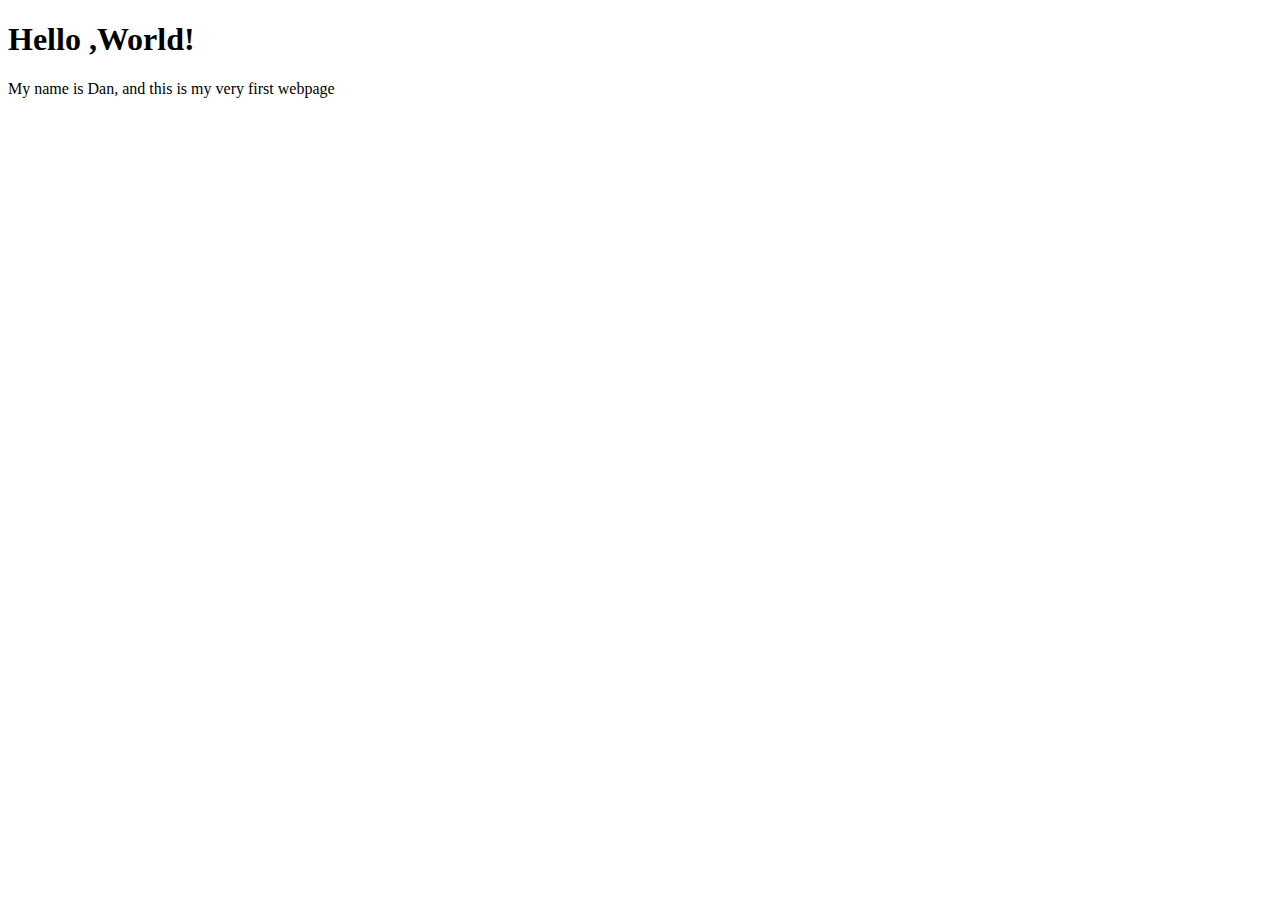
<file: 01-Test/index.html>
<!DOCTYPE html>
<html lang="en">
  <head>
    <meta charset="UTF-8" />
    <meta http-equiv="X-UA-Compatible" content="IE=edge" />
    <meta name="viewport" content="width=device-width, initial-scale=1.0" />
    <title>My first webpage</title>
  </head>
  <body>
    <h1>Hello ,World!</h1>
    <p>My name is Dan, and this is my very first webpage</p>
  </body>
</html>
</file>
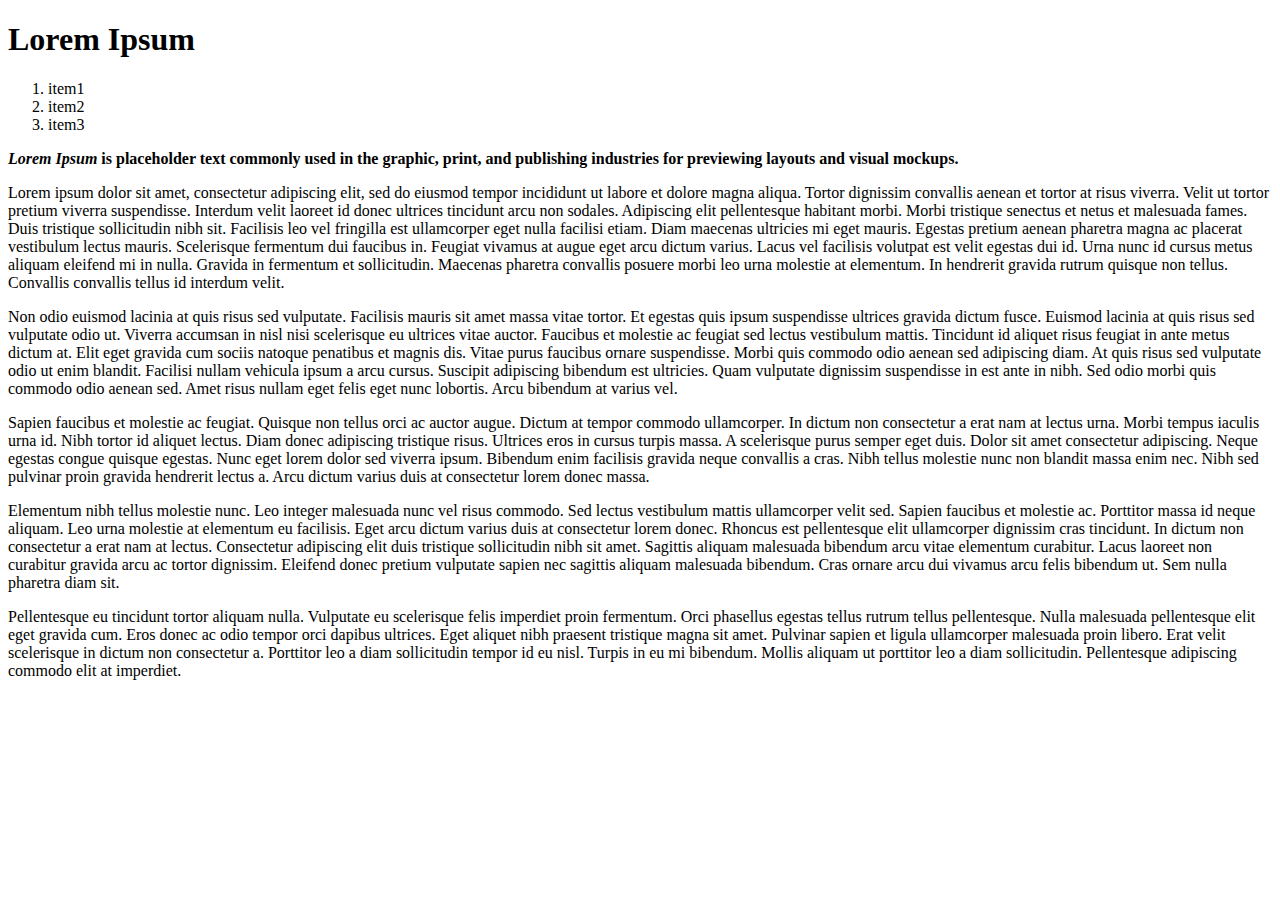
<file: Fullstack/html-boilerplate/index.html>
<!DOCTYPE html>
<html lang='en'>
    <head>
        <title> My first webpage </title>
        <meta charset="utf-8"/>
    </head>
    <body>
        <h1>
            Lorem Ipsum
        </h1>
        <ol>
            <li>
                item1
            </li>
            <li>
                item2
            </li>
            <li>
                item3
            </li>
        </ol>
        <p>
            <em><strong>
                Lorem Ipsum
            </strong></em>
            <strong>
                is placeholder text commonly used in the graphic, print, and publishing industries for previewing layouts and visual mockups.
            </strong>
        </p>
        <p>
            Lorem ipsum dolor sit amet, consectetur adipiscing elit, sed do eiusmod tempor incididunt ut labore et dolore magna aliqua. Tortor dignissim convallis aenean et tortor at risus viverra. Velit ut tortor pretium viverra suspendisse. Interdum velit laoreet id donec ultrices tincidunt arcu non sodales. Adipiscing elit pellentesque habitant morbi. Morbi tristique senectus et netus et malesuada fames. Duis tristique sollicitudin nibh sit. Facilisis leo vel fringilla est ullamcorper eget nulla facilisi etiam. Diam maecenas ultricies mi eget mauris. Egestas pretium aenean pharetra magna ac placerat vestibulum lectus mauris. Scelerisque fermentum dui faucibus in. Feugiat vivamus at augue eget arcu dictum varius. Lacus vel facilisis volutpat est velit egestas dui id. Urna nunc id cursus metus aliquam eleifend mi in nulla. Gravida in fermentum et sollicitudin. Maecenas pharetra convallis posuere morbi leo urna molestie at elementum. In hendrerit gravida rutrum quisque non tellus. Convallis convallis tellus id interdum velit.

        </p>
        <p>
            Non odio euismod lacinia at quis risus sed vulputate. Facilisis mauris sit amet massa vitae tortor. Et egestas quis ipsum suspendisse ultrices gravida dictum fusce. Euismod lacinia at quis risus sed vulputate odio ut. Viverra accumsan in nisl nisi scelerisque eu ultrices vitae auctor. Faucibus et molestie ac feugiat sed lectus vestibulum mattis. Tincidunt id aliquet risus feugiat in ante metus dictum at. Elit eget gravida cum sociis natoque penatibus et magnis dis. Vitae purus faucibus ornare suspendisse. Morbi quis commodo odio aenean sed adipiscing diam. At quis risus sed vulputate odio ut enim blandit. Facilisi nullam vehicula ipsum a arcu cursus. Suscipit adipiscing bibendum est ultricies. Quam vulputate dignissim suspendisse in est ante in nibh. Sed odio morbi quis commodo odio aenean sed. Amet risus nullam eget felis eget nunc lobortis. Arcu bibendum at varius vel.
        </p>
        <p>
            Sapien faucibus et molestie ac feugiat. Quisque non tellus orci ac auctor augue. Dictum at tempor commodo ullamcorper. In dictum non consectetur a erat nam at lectus urna. Morbi tempus iaculis urna id. Nibh tortor id aliquet lectus. Diam donec adipiscing tristique risus. Ultrices eros in cursus turpis massa. A scelerisque purus semper eget duis. Dolor sit amet consectetur adipiscing. Neque egestas congue quisque egestas. Nunc eget lorem dolor sed viverra ipsum. Bibendum enim facilisis gravida neque convallis a cras. Nibh tellus molestie nunc non blandit massa enim nec. Nibh sed pulvinar proin gravida hendrerit lectus a. Arcu dictum varius duis at consectetur lorem donec massa.
        </p>
        <p>
            Elementum nibh tellus molestie nunc. Leo integer malesuada nunc vel risus commodo. Sed lectus vestibulum mattis ullamcorper velit sed. Sapien faucibus et molestie ac. Porttitor massa id neque aliquam. Leo urna molestie at elementum eu facilisis. Eget arcu dictum varius duis at consectetur lorem donec. Rhoncus est pellentesque elit ullamcorper dignissim cras tincidunt. In dictum non consectetur a erat nam at lectus. Consectetur adipiscing elit duis tristique sollicitudin nibh sit amet. Sagittis aliquam malesuada bibendum arcu vitae elementum curabitur. Lacus laoreet non curabitur gravida arcu ac tortor dignissim. Eleifend donec pretium vulputate sapien nec sagittis aliquam malesuada bibendum. Cras ornare arcu dui vivamus arcu felis bibendum ut. Sem nulla pharetra diam sit.
        </p>
        <p>
            Pellentesque eu tincidunt tortor aliquam nulla. Vulputate eu scelerisque felis imperdiet proin fermentum. Orci phasellus egestas tellus rutrum tellus pellentesque. Nulla malesuada pellentesque elit eget gravida cum. Eros donec ac odio tempor orci dapibus ultrices. Eget aliquet nibh praesent tristique magna sit amet. Pulvinar sapien et ligula ullamcorper malesuada proin libero. Erat velit scelerisque in dictum non consectetur a. Porttitor leo a diam sollicitudin tempor id eu nisl. Turpis in eu mi bibendum. Mollis aliquam ut porttitor leo a diam sollicitudin. Pellentesque adipiscing commodo elit at imperdiet.
        </p>
    </body>
</html>
</file>
<file: Fullstack/htmltest/index.html>
<!DOCTYPE html>
<html lang="en">
    <head>
        <title>
            Html testing
        </title>
        <meta charset = 'utc-8'/>
        <link rel="stylesheet" href = "styles.css"/>
    </head>
    <body>
        <div class="test">Hello World!</div>
    </body>
</html>
</file>
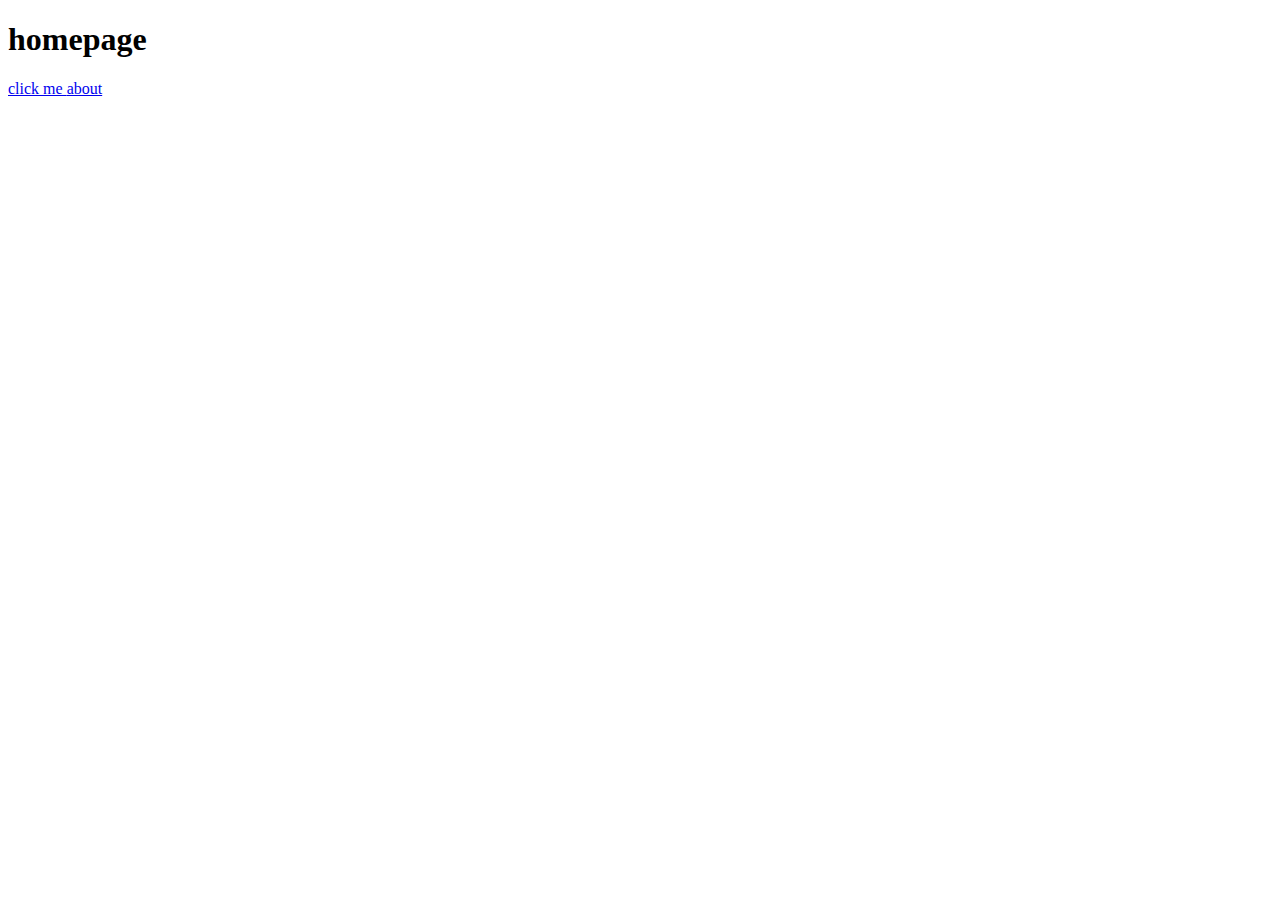
<file: Fullstack/odin-links-and-images/index.html>
<!DOCTYPE html>
<html lang = 'en'>
    <body>
        <h1>
            homepage
        </h1>
        <a href="https://www.theodinproject.com/paths/foundations/courses/foundations/lessons/links-and-images">
            click me
        </a>
        <a href = "about.html">about</a>
    </body>
</html>
</file>
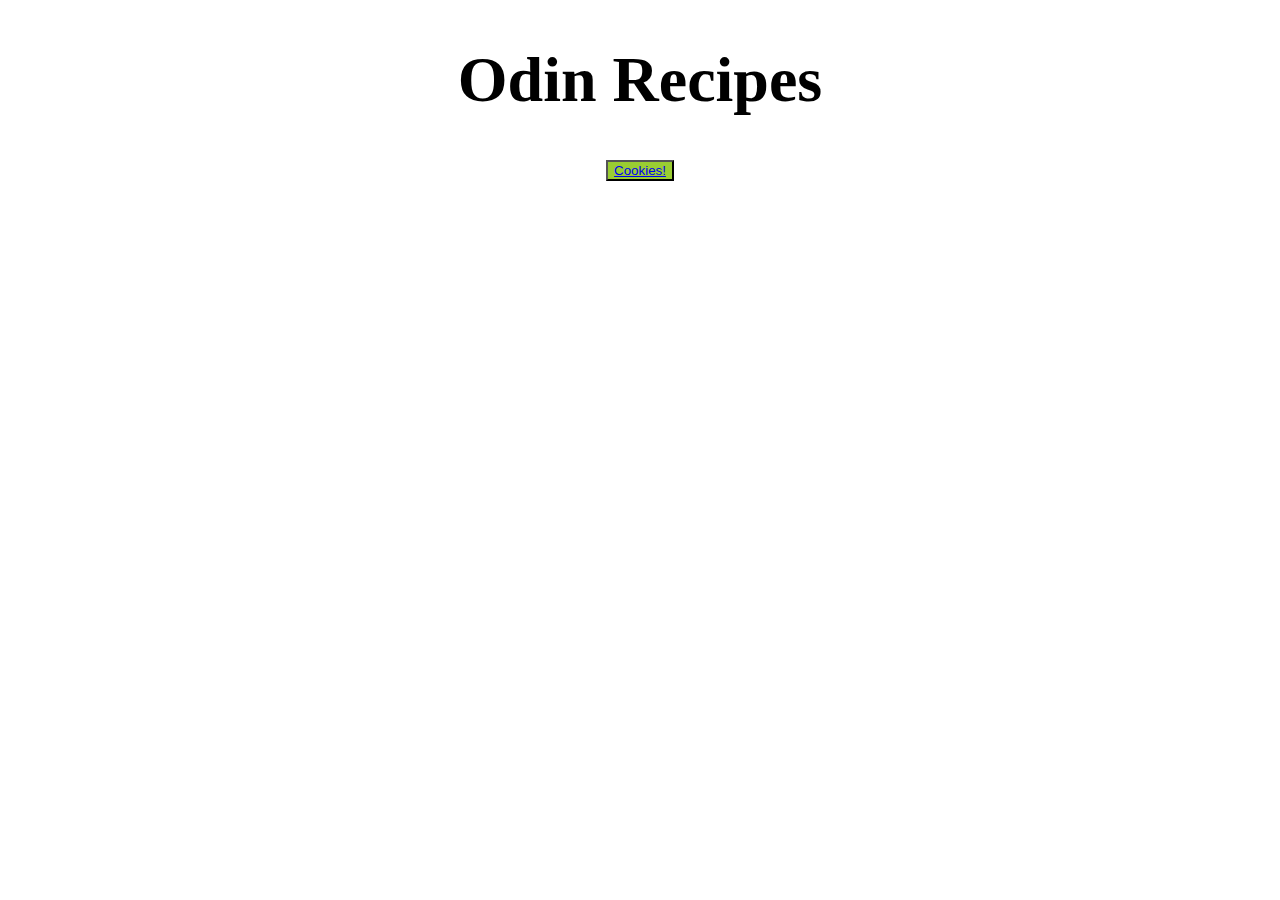
<file: Fullstack/odin-recipes/index.html>
<!DOCTYPE html>
<html lang='en'>
    <head>
        <title>Recipes</title>
        <meta = charset="utf"/>
        <link rel="stylesheet" href = "styles.css"/>
    </head>
    <body>
        <div class = 'heading'><h1>Odin Recipes</h1></div>
        <button class = 'but'><a href= recipes/cookie.html> Cookies!</a>
    </body>
</html>
</file>
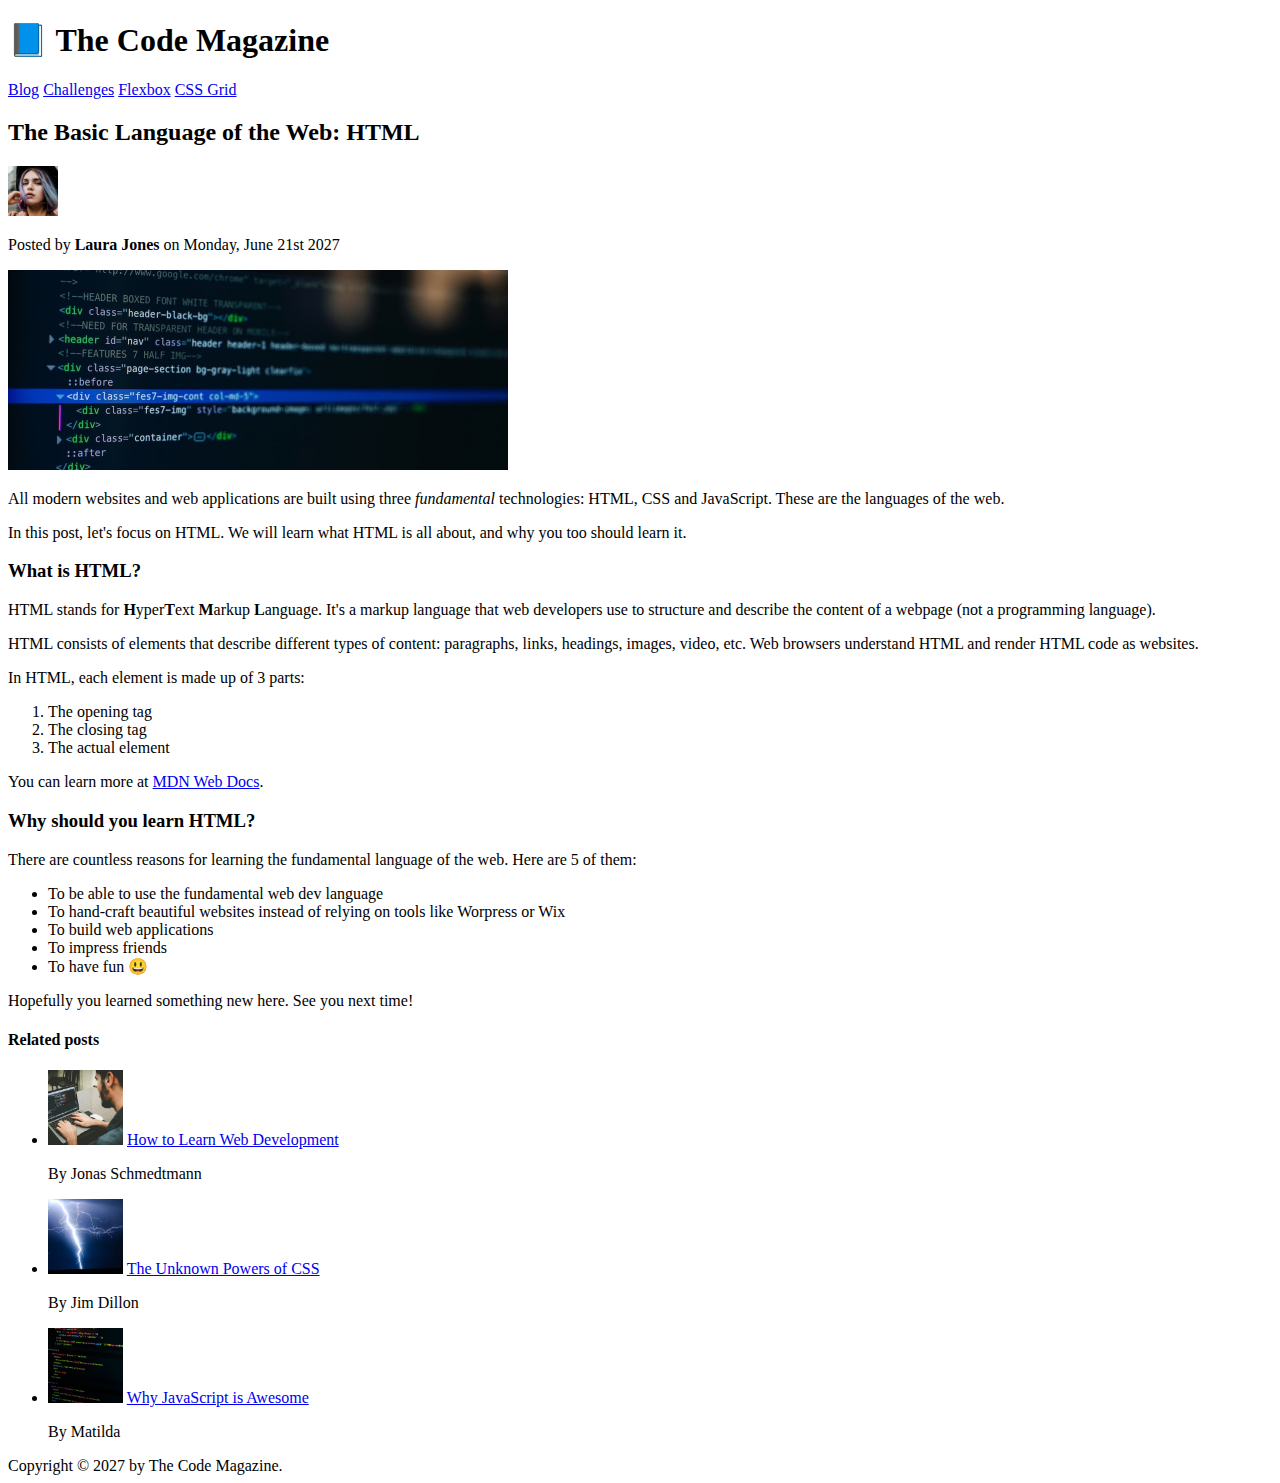
<file: html-css-course-master/final/02-HTML-Fundamentals/index.html>
<!DOCTYPE html>
<html lang="en">
  <head>
    <meta charset="UTF-8" />
    <title>The Basic Language of the Web: HTML</title>
  </head>

  <body>
    <!--
    <h1>The Basic Language of the Web: HTML</h1>
    <h2>The Basic Language of the Web: HTML</h2>
    <h3>The Basic Language of the Web: HTML</h3>
    <h4>The Basic Language of the Web: HTML</h4>
    <h5>The Basic Language of the Web: HTML</h5>
    <h6>The Basic Language of the Web: HTML</h6>
    -->

    <header>
      <h1>📘 The Code Magazine</h1>

      <nav>
        <a href="blog.html">Blog</a>
        <a href="#">Challenges</a>
        <a href="#">Flexbox</a>
        <a href="#">CSS Grid</a>
      </nav>
    </header>

    <article>
      <header>
        <h2>The Basic Language of the Web: HTML</h2>

        <img
          src="img/laura-jones.jpg"
          alt="Headshot of Laura Jones"
          height="50"
          width="50"
        />

        <p>Posted by <strong>Laura Jones</strong> on Monday, June 21st 2027</p>

        <img
          src="img/post-img.jpg"
          alt="HTML code on a screen"
          width="500"
          height="200"
        />
      </header>

      <p>
        All modern websites and web applications are built using three
        <em>fundamental</em>
        technologies: HTML, CSS and JavaScript. These are the languages of the
        web.
      </p>

      <p>
        In this post, let's focus on HTML. We will learn what HTML is all about,
        and why you too should learn it.
      </p>

      <h3>What is HTML?</h3>
      <p>
        HTML stands for <strong>H</strong>yper<strong>T</strong>ext
        <strong>M</strong>arkup <strong>L</strong>anguage. It's a markup
        language that web developers use to structure and describe the content
        of a webpage (not a programming language).
      </p>
      <p>
        HTML consists of elements that describe different types of content:
        paragraphs, links, headings, images, video, etc. Web browsers understand
        HTML and render HTML code as websites.
      </p>
      <p>In HTML, each element is made up of 3 parts:</p>

      <ol>
        <li>The opening tag</li>
        <li>The closing tag</li>
        <li>The actual element</li>
      </ol>

      <p>
        You can learn more at
        <a
          href="https://developer.mozilla.org/en-US/docs/Web/HTML"
          target="_blank"
          >MDN Web Docs</a
        >.
      </p>

      <h3>Why should you learn HTML?</h3>

      <p>
        There are countless reasons for learning the fundamental language of the
        web. Here are 5 of them:
      </p>

      <ul>
        <li>To be able to use the fundamental web dev language</li>
        <li>
          To hand-craft beautiful websites instead of relying on tools like
          Worpress or Wix
        </li>
        <li>To build web applications</li>
        <li>To impress friends</li>
        <li>To have fun 😃</li>
      </ul>

      <p>Hopefully you learned something new here. See you next time!</p>
    </article>

    <aside>
      <h4>Related posts</h4>

      <ul>
        <li>
          <img
            src="img/related-1.jpg"
            alt="Person programming"
            width="75"
            width="75"
          />
          <a href="#">How to Learn Web Development</a>
          <p>By Jonas Schmedtmann</p>
        </li>
        <li>
          <img src="img/related-2.jpg" alt="Lightning" width="75" heigth="75" />
          <a href="#">The Unknown Powers of CSS</a>
          <p>By Jim Dillon</p>
        </li>
        <li>
          <img
            src="img/related-3.jpg"
            alt="JavaScript code on a screen"
            width="75"
            height="75"
          />
          <a href="#">Why JavaScript is Awesome</a>
          <p>By Matilda</p>
        </li>
      </ul>
    </aside>

    <footer>Copyright &copy; 2027 by The Code Magazine.</footer>
  </body>
</html>
</file>
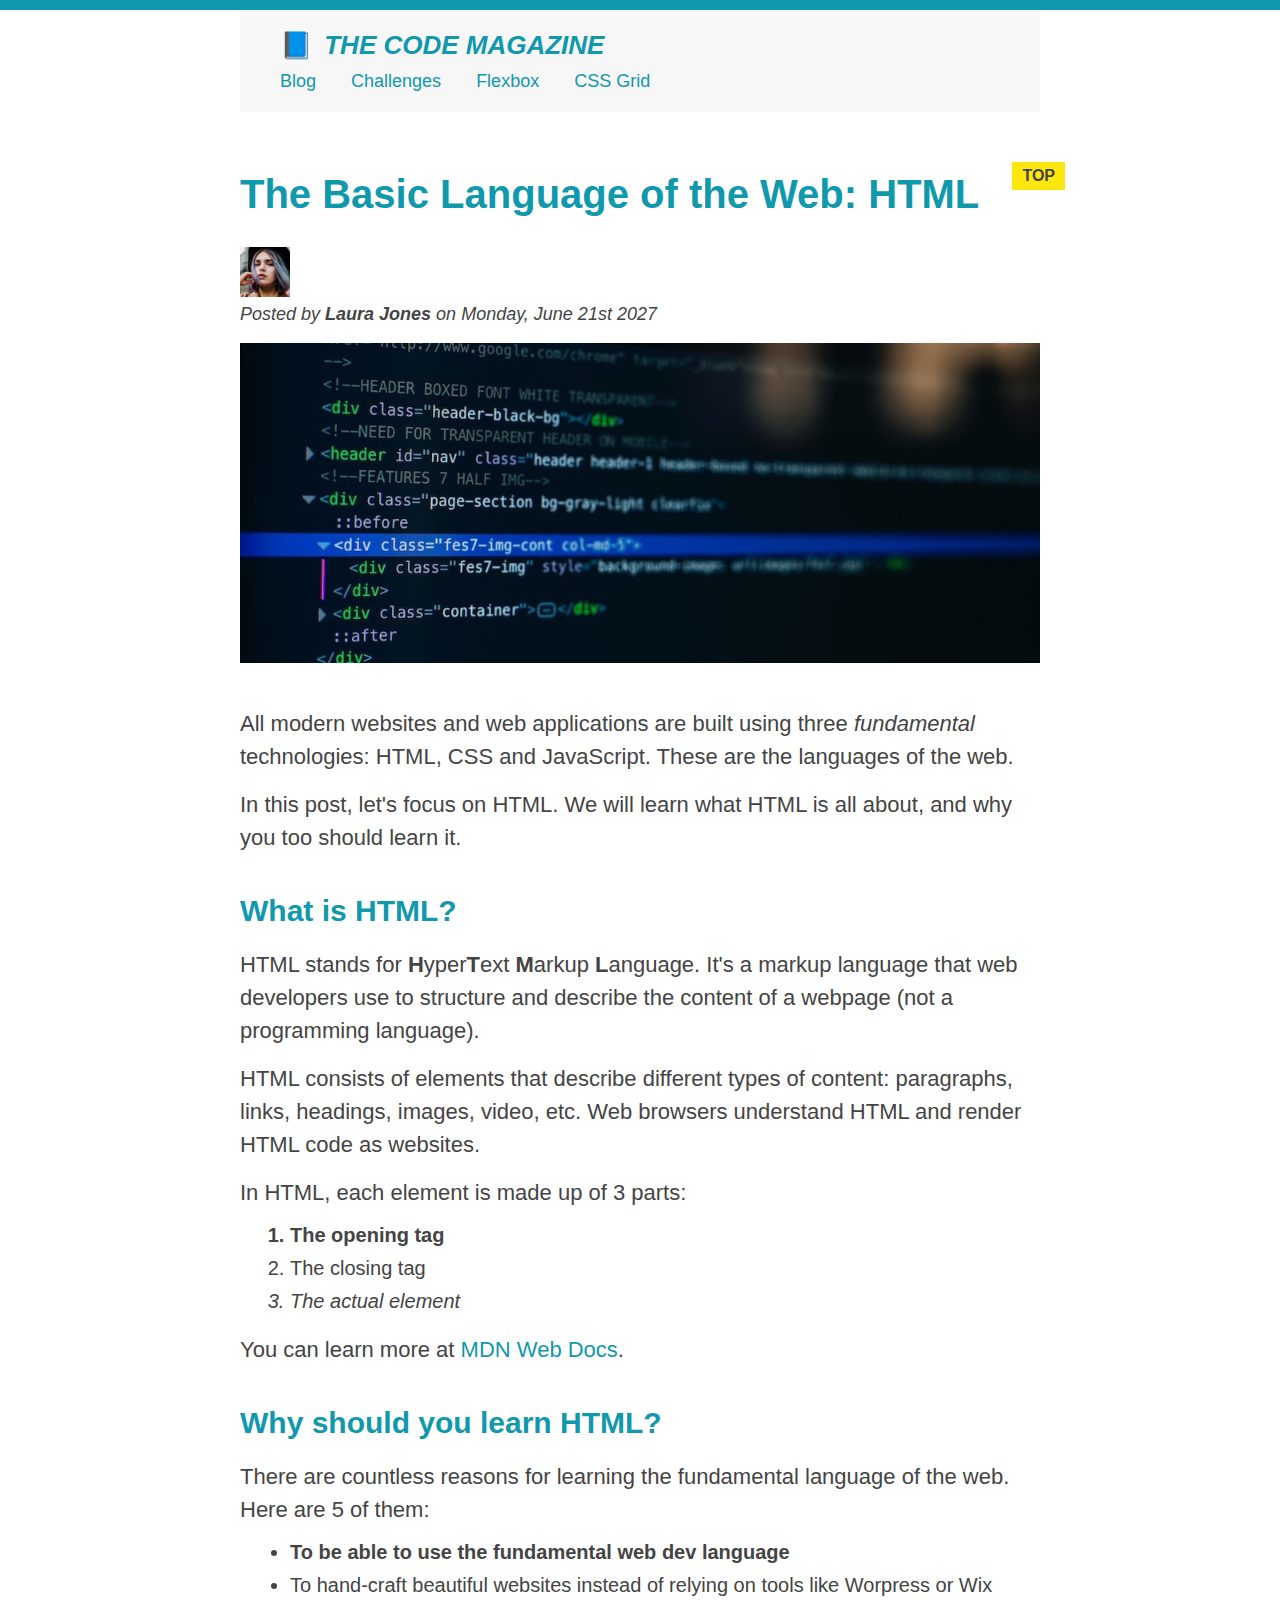
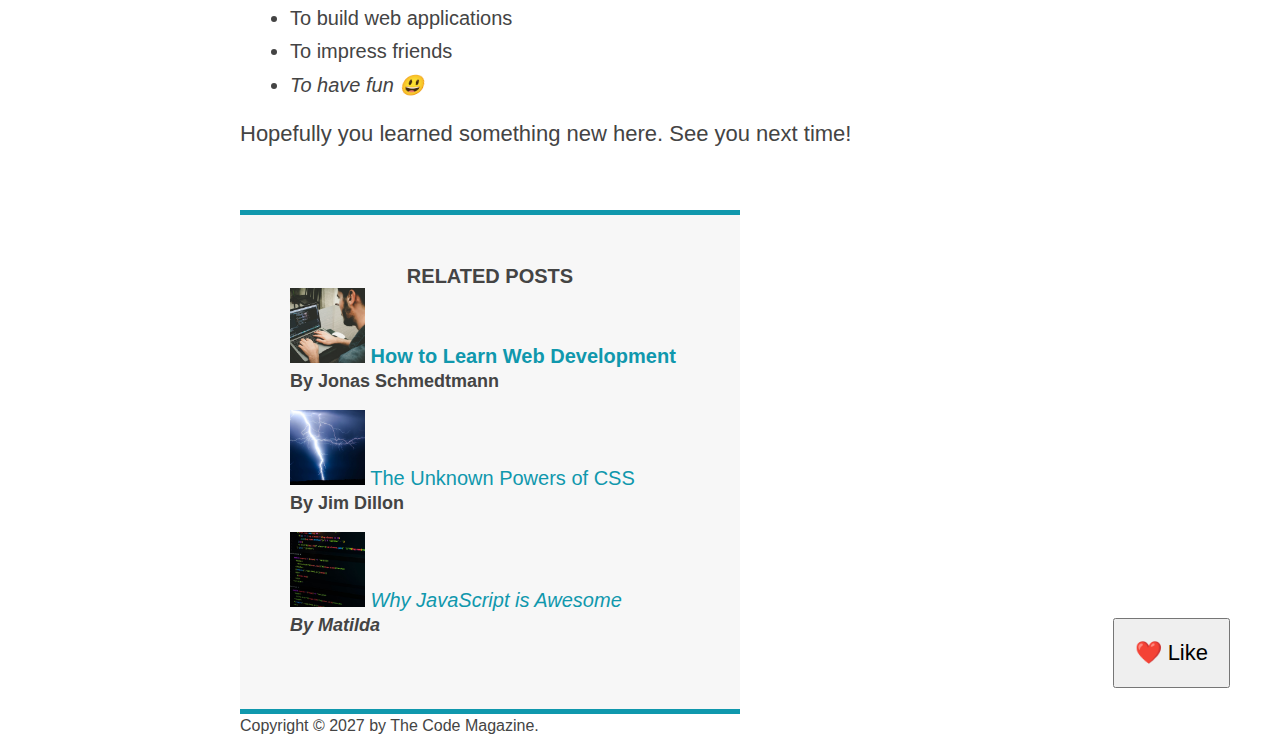
<file: html-css-course-master/final/03-CSS-Fundamentals/index.html>
<!DOCTYPE html>
<html lang="en">
  <head>
    <meta charset="UTF-8" />
    <link href="style.css" rel="stylesheet" />

    <title>The Basic Language of the Web: HTML</title>
  </head>

  <body>
    <!--
    <h1>The Basic Language of the Web: HTML</h1>
    <h2>The Basic Language of the Web: HTML</h2>
    <h3>The Basic Language of the Web: HTML</h3>
    <h4>The Basic Language of the Web: HTML</h4>
    <h5>The Basic Language of the Web: HTML</h5>
    <h6>The Basic Language of the Web: HTML</h6>
    -->

    <div class="container">
      <header class="main-header">
        <h1>📘 The Code Magazine</h1>

        <nav>
          <!-- <strong>This is the navigation</strong> -->
          <a href="blog.html">Blog</a>
          <a href="#">Challenges</a>
          <a href="#">Flexbox</a>
          <a href="#">CSS Grid</a>
        </nav>
      </header>

      <article>
        <header class="post-header">
          <h2>The Basic Language of the Web: HTML</h2>

          <img
            src="img/laura-jones.jpg"
            alt="Headshot of Laura Jones"
            height="50"
            width="50"
          />

          <p id="author">
            Posted by <strong>Laura Jones</strong> on Monday, June 21st 2027
          </p>

          <img
            src="img/post-img.jpg"
            alt="HTML code on a screen"
            width="500"
            height="200"
            class="post-img"
          />
          <button>❤️ Like</button>
        </header>

        <p>
          All modern websites and web applications are built using three
          <em>fundamental</em>
          technologies: HTML, CSS and JavaScript. These are the languages of the
          web.
        </p>

        <p>
          In this post, let's focus on HTML. We will learn what HTML is all
          about, and why you too should learn it.
        </p>

        <h3>What is HTML?</h3>
        <p>
          HTML stands for <strong>H</strong>yper<strong>T</strong>ext
          <strong>M</strong>arkup <strong>L</strong>anguage. It's a markup
          language that web developers use to structure and describe the content
          of a webpage (not a programming language).
        </p>
        <p>
          HTML consists of elements that describe different types of content:
          paragraphs, links, headings, images, video, etc. Web browsers
          understand HTML and render HTML code as websites.
        </p>
        <p>In HTML, each element is made up of 3 parts:</p>

        <ol>
          <li class="first-li">The opening tag</li>
          <li>The closing tag</li>
          <li>The actual element</li>
        </ol>

        <p>
          You can learn more at
          <a
            href="https://developer.mozilla.org/en-US/docs/Web/HTML"
            target="_blank"
            >MDN Web Docs</a
          >.
        </p>

        <h3>Why should you learn HTML?</h3>

        <p>
          There are countless reasons for learning the fundamental language of
          the web. Here are 5 of them:
        </p>

        <ul>
          <li class="first-li">
            To be able to use the fundamental web dev language
          </li>
          <li>
            To hand-craft beautiful websites instead of relying on tools like
            Worpress or Wix
          </li>
          <li>To build web applications</li>
          <li>To impress friends</li>
          <li>To have fun 😃</li>
        </ul>

        <p>Hopefully you learned something new here. See you next time!</p>
      </article>

      <aside>
        <h4>Related posts</h4>

        <ul class="related">
          <li>
            <img
              src="img/related-1.jpg"
              alt="Person programming"
              width="75"
              height="75"
            />
            <a href="#">How to Learn Web Development</a>
            <p class="related-author">By Jonas Schmedtmann</p>
          </li>
          <li>
            <img
              src="img/related-2.jpg"
              alt="Lightning"
              width="75"
              height="75"
            />
            <a href="#">The Unknown Powers of CSS</a>
            <p class="related-author">By Jim Dillon</p>
          </li>
          <li>
            <img
              src="img/related-3.jpg"
              alt="JavaScript code on a screen"
              width="75"
              height="75"
            />
            <a href="#">Why JavaScript is Awesome</a>
            <p class="related-author">By Matilda</p>
          </li>
        </ul>
      </aside>

      <footer>
        <p id="copyright" class="copyright text">
          Copyright &copy; 2027 by The Code Magazine.
        </p>
      </footer>
    </div>
  </body>
</html>
</file>
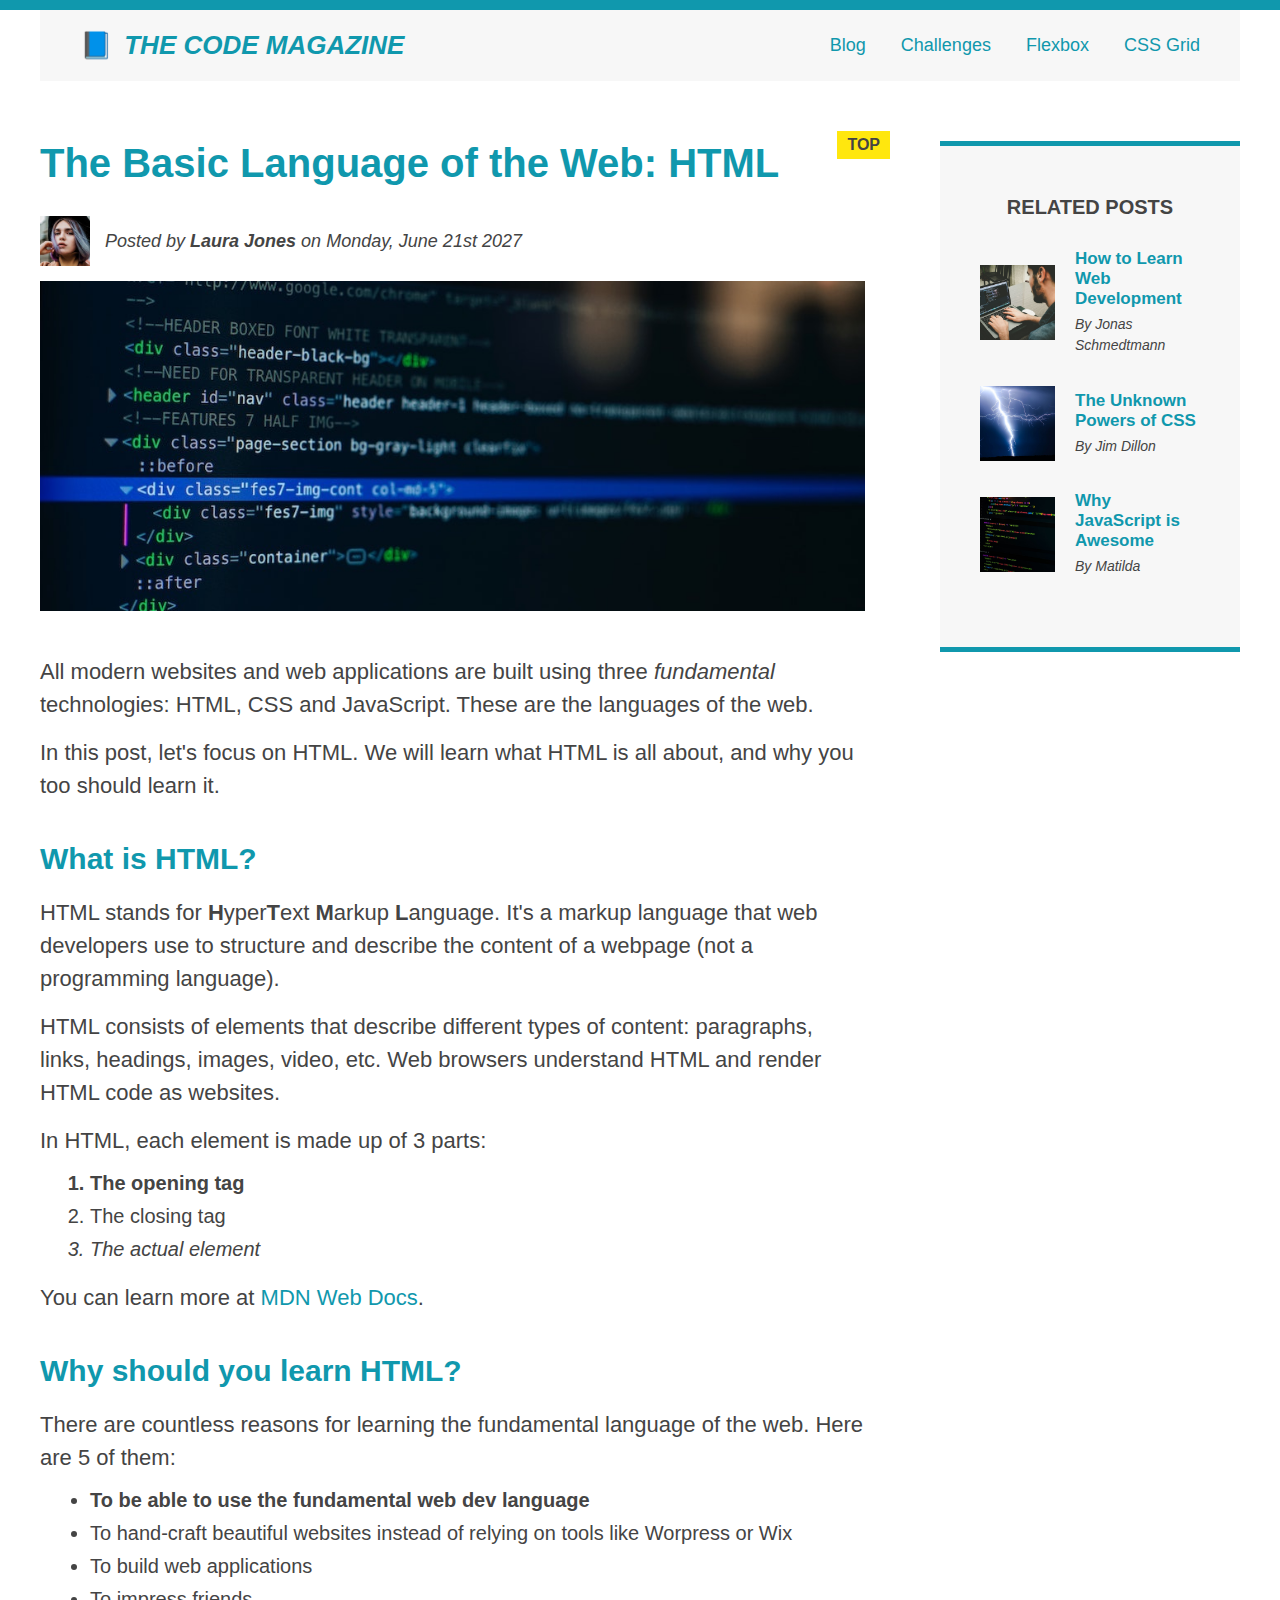
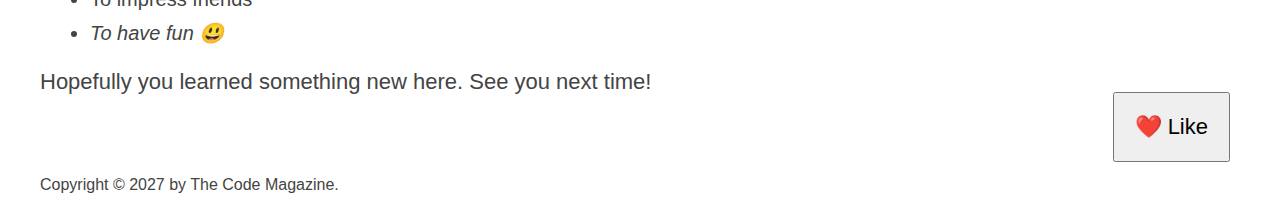
<file: html-css-course-master/final/04-CSS-Layouts/index.html>
<!DOCTYPE html>
<html lang="en">
  <head>
    <meta charset="UTF-8" />
    <link href="style.css" rel="stylesheet" />

    <title>The Basic Language of the Web: HTML</title>
  </head>

  <body>
    <!--
    <h1>The Basic Language of the Web: HTML</h1>
    <h2>The Basic Language of the Web: HTML</h2>
    <h3>The Basic Language of the Web: HTML</h3>
    <h4>The Basic Language of the Web: HTML</h4>
    <h5>The Basic Language of the Web: HTML</h5>
    <h6>The Basic Language of the Web: HTML</h6>
    -->

    <div class="container">
      <header class="main-header clearfix">
        <h1>📘 The Code Magazine</h1>

        <nav>
          <!-- <strong>This is the navigation</strong> -->
          <a href="blog.html">Blog</a>
          <a href="#">Challenges</a>
          <a href="flexbox.html">Flexbox</a>
          <a href="css-grid.html">CSS Grid</a>
        </nav>

        <!-- <div class="clear"></div> -->
      </header>

      <!-- ONLY NECESSARY FOR FLEXBOX -->
      <!-- <div class="row"> -->
      <article>
        <header class="post-header">
          <h2>The Basic Language of the Web: HTML</h2>

          <div class="author-box">
            <img
              src="img/laura-jones.jpg"
              alt="Headshot of Laura Jones"
              height="50"
              width="50"
              class="author-img"
            />

            <p id="author" class="author">
              Posted by <strong>Laura Jones</strong> on Monday, June 21st 2027
            </p>
          </div>

          <img
            src="img/post-img.jpg"
            alt="HTML code on a screen"
            width="500"
            height="200"
            class="post-img"
          />
          <button>❤️ Like</button>
        </header>

        <p>
          All modern websites and web applications are built using three
          <em>fundamental</em>
          technologies: HTML, CSS and JavaScript. These are the languages of the
          web.
        </p>

        <p>
          In this post, let's focus on HTML. We will learn what HTML is all
          about, and why you too should learn it.
        </p>

        <h3>What is HTML?</h3>
        <p>
          HTML stands for <strong>H</strong>yper<strong>T</strong>ext
          <strong>M</strong>arkup <strong>L</strong>anguage. It's a markup
          language that web developers use to structure and describe the content
          of a webpage (not a programming language).
        </p>
        <p>
          HTML consists of elements that describe different types of content:
          paragraphs, links, headings, images, video, etc. Web browsers
          understand HTML and render HTML code as websites.
        </p>
        <p>In HTML, each element is made up of 3 parts:</p>

        <ol>
          <li class="first-li">The opening tag</li>
          <li>The closing tag</li>
          <li>The actual element</li>
        </ol>

        <p>
          You can learn more at
          <a
            href="https://developer.mozilla.org/en-US/docs/Web/HTML"
            target="_blank"
            >MDN Web Docs</a
          >.
        </p>

        <h3>Why should you learn HTML?</h3>

        <p>
          There are countless reasons for learning the fundamental language of
          the web. Here are 5 of them:
        </p>

        <ul>
          <li class="first-li">
            To be able to use the fundamental web dev language
          </li>
          <li>
            To hand-craft beautiful websites instead of relying on tools like
            Worpress or Wix
          </li>
          <li>To build web applications</li>
          <li>To impress friends</li>
          <li>To have fun 😃</li>
        </ul>

        <p>Hopefully you learned something new here. See you next time!</p>
      </article>

      <aside>
        <h4>Related posts</h4>

        <ul class="related">
          <li class="related-post">
            <img
              src="img/related-1.jpg"
              alt="Person programming"
              width="75"
              height="75"
            />
            <div>
              <a href="#" class="related-link">How to Learn Web Development</a>
              <p class="related-author">By Jonas Schmedtmann</p>
            </div>
          </li>
          <li class="related-post">
            <img
              src="img/related-2.jpg"
              alt="Lightning"
              width="75"
              height="75"
            />
            <div>
              <a href="#" class="related-link">The Unknown Powers of CSS</a>
              <p class="related-author">By Jim Dillon</p>
            </div>
          </li>
          <li class="related-post">
            <img
              src="img/related-3.jpg"
              alt="JavaScript code on a screen"
              width="75"
              height="75"
            />
            <div>
              <a href="#" class="related-link">Why JavaScript is Awesome</a>
              <p class="related-author">By Matilda</p>
            </div>
          </li>
        </ul>
      </aside>
      <!-- </div> -->

      <footer>
        <p id="copyright" class="copyright text">
          Copyright &copy; 2027 by The Code Magazine.
        </p>
      </footer>
    </div>
  </body>
</html>
</file>
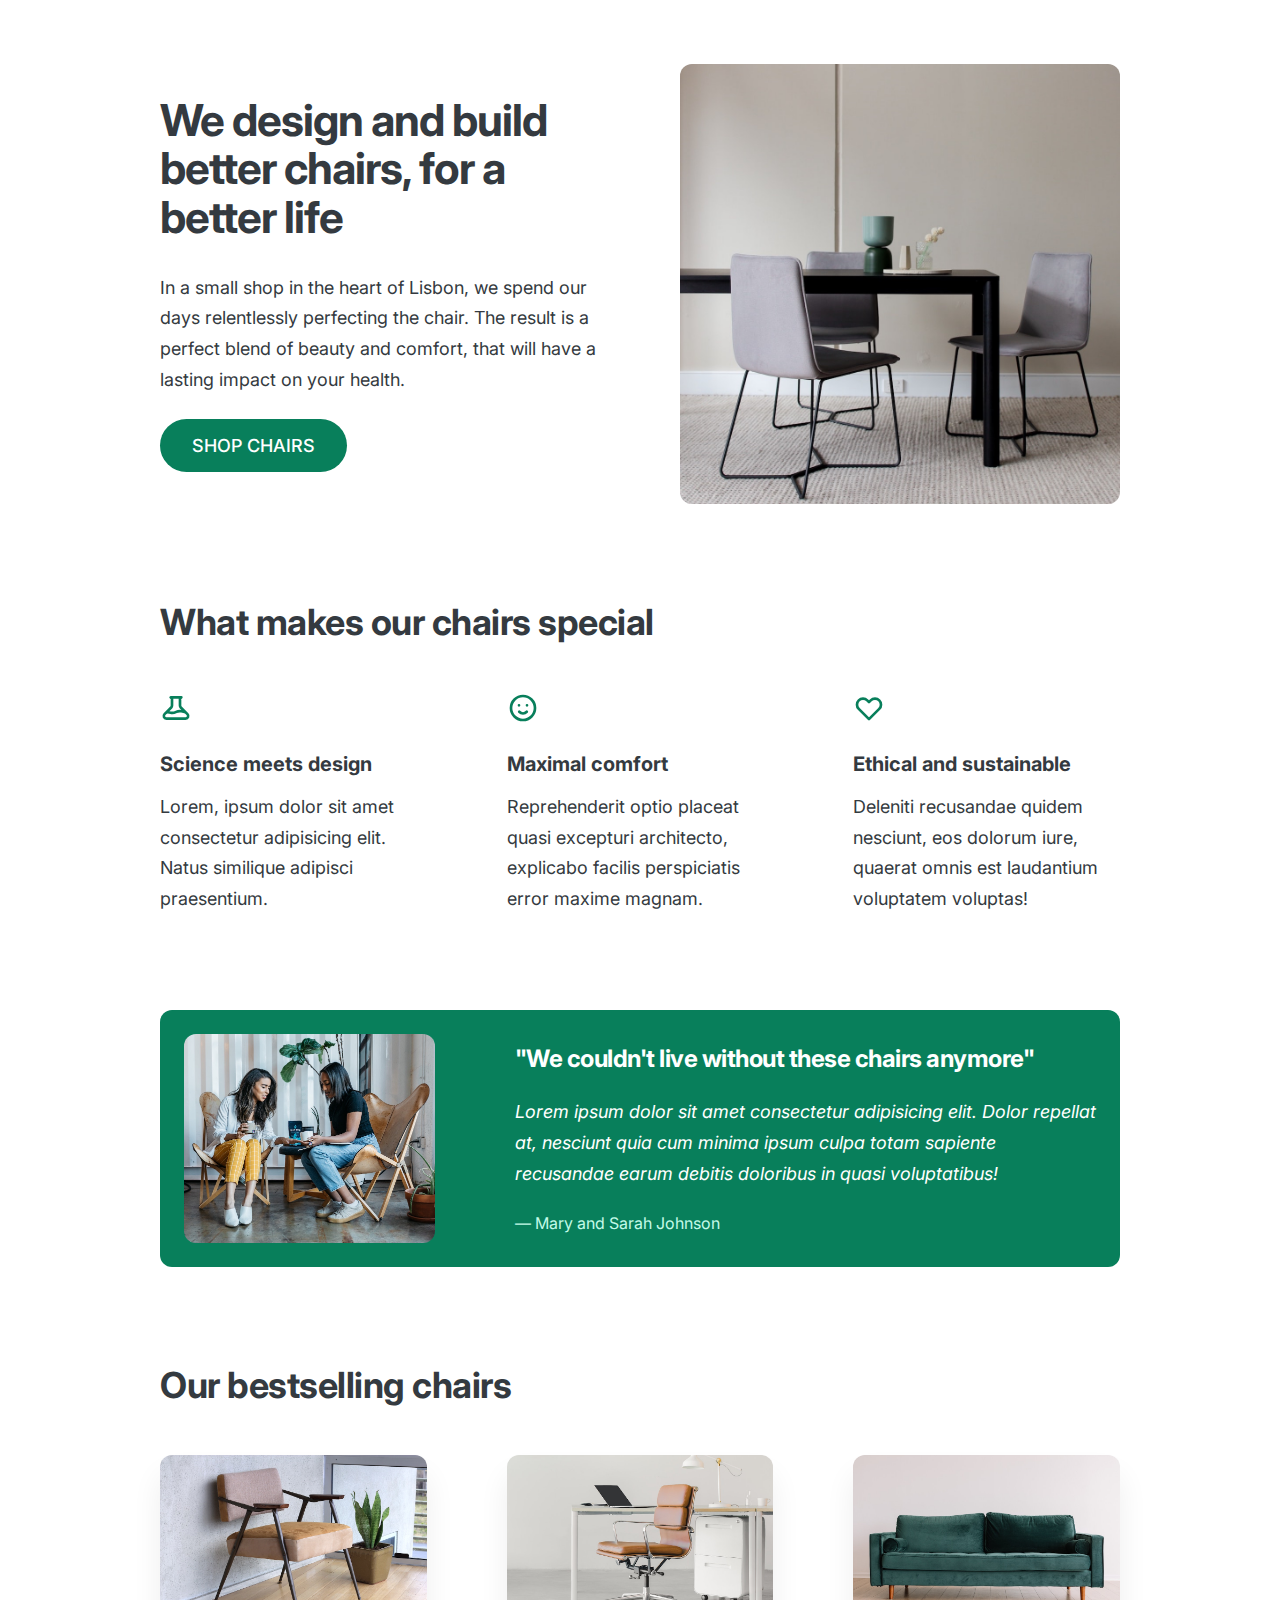
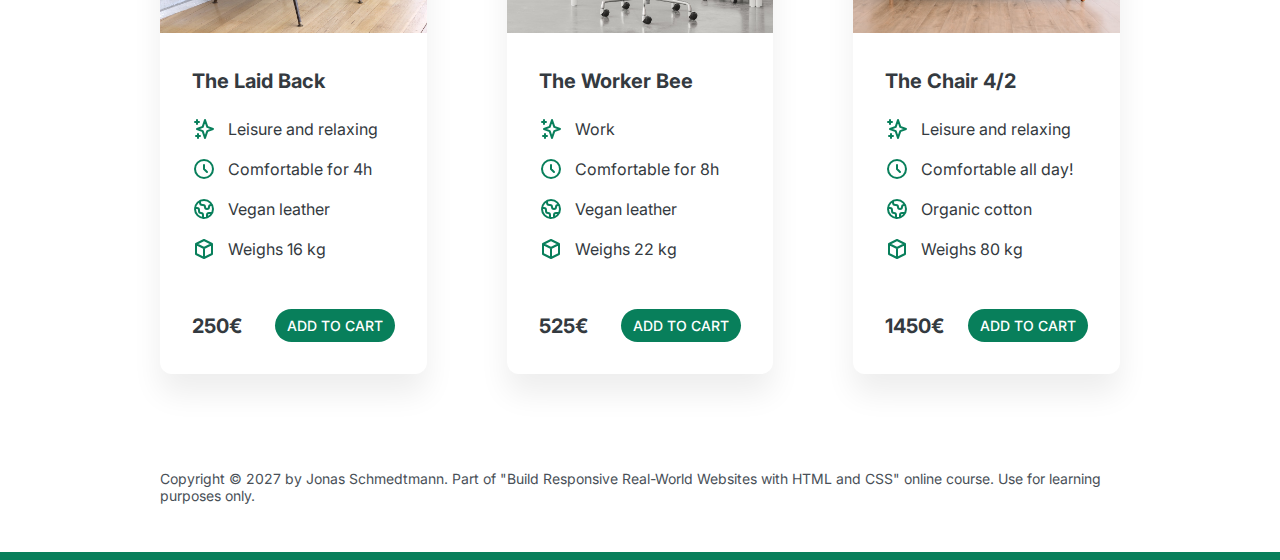
<file: html-css-course-master/final/05-Design/index.html>
<!DOCTYPE html>
<html lang="en">
  <head>
    <meta charset="UTF-8" />
    <meta http-equiv="X-UA-Compatible" content="IE=edge" />
    <meta name="viewport" content="width=device-width, initial-scale=1.0" />

    <link rel="preconnect" href="https://fonts.gstatic.com" />
    <link
      href="https://fonts.googleapis.com/css2?family=Inter:wght@400;500;700&display=swap"
      rel="stylesheet"
    />

    <link rel="stylesheet" href="style.css" />
    <title>Lisbon Chair Shop</title>
  </head>
  <body>
    <div class="container">
      <header>
        <div class="header-text-box">
          <h1>We design and build better chairs, for a better life</h1>
          <p class="header-text">
            In a small shop in the heart of Lisbon, we spend our days
            relentlessly perfecting the chair. The result is a perfect blend of
            beauty and comfort, that will have a lasting impact on your health.
          </p>
          <a class="btn btn--big" href="#">Shop chairs</a>
        </div>
        <img src="hero.jpg" alt="Photo" />
      </header>

      <section>
        <h2>What makes our chairs special</h2>
        <div class="grid-3-cols">
          <div>
            <svg
              xmlns="http://www.w3.org/2000/svg"
              class="features-icon"
              fill="none"
              viewBox="0 0 24 24"
              stroke="currentColor"
            >
              <path
                stroke-linecap="round"
                stroke-linejoin="round"
                stroke-width="2"
                d="M19.428 15.428a2 2 0 00-1.022-.547l-2.387-.477a6 6 0 00-3.86.517l-.318.158a6 6 0 01-3.86.517L6.05 15.21a2 2 0 00-1.806.547M8 4h8l-1 1v5.172a2 2 0 00.586 1.414l5 5c1.26 1.26.367 3.414-1.415 3.414H4.828c-1.782 0-2.674-2.154-1.414-3.414l5-5A2 2 0 009 10.172V5L8 4z"
              />
            </svg>
            <p class="features-title"><strong>Science meets design</strong></p>
            <p class="features-text">
              Lorem, ipsum dolor sit amet consectetur adipisicing elit. Natus
              similique adipisci praesentium.
            </p>
          </div>

          <div>
            <svg
              xmlns="http://www.w3.org/2000/svg"
              class="features-icon"
              fill="none"
              viewBox="0 0 24 24"
              stroke="currentColor"
            >
              <path
                stroke-linecap="round"
                stroke-linejoin="round"
                stroke-width="2"
                d="M14.828 14.828a4 4 0 01-5.656 0M9 10h.01M15 10h.01M21 12a9 9 0 11-18 0 9 9 0 0118 0z"
              />
            </svg>
            <p class="features-title">
              <strong>Maximal comfort</strong>
            </p>
            <p class="features-text">
              Reprehenderit optio placeat quasi excepturi architecto, explicabo
              facilis perspiciatis error maxime magnam.
            </p>
          </div>

          <div>
            <svg
              xmlns="http://www.w3.org/2000/svg"
              class="features-icon"
              fill="none"
              viewBox="0 0 24 24"
              stroke="currentColor"
            >
              <path
                stroke-linecap="round"
                stroke-linejoin="round"
                stroke-width="2"
                d="M4.318 6.318a4.5 4.5 0 000 6.364L12 20.364l7.682-7.682a4.5 4.5 0 00-6.364-6.364L12 7.636l-1.318-1.318a4.5 4.5 0 00-6.364 0z"
              />
            </svg>
            <p class="features-title">
              <strong>Ethical and sustainable</strong>
            </p>
            <p class="features-text">
              Deleniti recusandae quidem nesciunt, eos dolorum iure, quaerat
              omnis est laudantium voluptatem voluptas!
            </p>
          </div>
        </div>
      </section>

      <section class="testimonial-section">
        <div class="grid-3-cols">
          <img src="customers.jpg" alt="People sitting on chairs" />
          <div class="testimonial-box">
            <h2>"We couldn't live without these chairs anymore"</h2>
            <blockquote class="testimonial-text">
              Lorem ipsum dolor sit amet consectetur adipisicing elit. Dolor
              repellat at, nesciunt quia cum minima ipsum culpa totam sapiente
              recusandae earum debitis doloribus in quasi voluptatibus!
            </blockquote>
            <p class="testimonial-author">&mdash; Mary and Sarah Johnson</p>
          </div>
        </div>
      </section>

      <section>
        <h2>Our bestselling chairs</h2>
        <div class="grid-3-cols">
          <figure class="chair">
            <img src="chair-1.jpg" alt="Chair" />
            <div class="chair-box">
              <h3>The Laid Back</h3>
              <ul class="chair-details">
                <li>
                  <svg
                    xmlns="http://www.w3.org/2000/svg"
                    class="chair-icon"
                    fill="none"
                    viewBox="0 0 24 24"
                    stroke="currentColor"
                  >
                    <path
                      stroke-linecap="round"
                      stroke-linejoin="round"
                      stroke-width="2"
                      d="M5 3v4M3 5h4M6 17v4m-2-2h4m5-16l2.286 6.857L21 12l-5.714 2.143L13 21l-2.286-6.857L5 12l5.714-2.143L13 3z"
                    />
                  </svg>
                  <!-- Span is a generic INLINE text element, it doesn't have any meaning. It's like a div element, but inline -->
                  <span>Leisure and relaxing</span>
                </li>
                <li>
                  <svg
                    xmlns="http://www.w3.org/2000/svg"
                    class="chair-icon"
                    fill="none"
                    viewBox="0 0 24 24"
                    stroke="currentColor"
                  >
                    <path
                      stroke-linecap="round"
                      stroke-linejoin="round"
                      stroke-width="2"
                      d="M12 8v4l3 3m6-3a9 9 0 11-18 0 9 9 0 0118 0z"
                    />
                  </svg>
                  <span>Comfortable for 4h</span>
                </li>
                <li>
                  <svg
                    xmlns="http://www.w3.org/2000/svg"
                    class="chair-icon"
                    fill="none"
                    viewBox="0 0 24 24"
                    stroke="currentColor"
                  >
                    <path
                      stroke-linecap="round"
                      stroke-linejoin="round"
                      stroke-width="2"
                      d="M3.055 11H5a2 2 0 012 2v1a2 2 0 002 2 2 2 0 012 2v2.945M8 3.935V5.5A2.5 2.5 0 0010.5 8h.5a2 2 0 012 2 2 2 0 104 0 2 2 0 012-2h1.064M15 20.488V18a2 2 0 012-2h3.064M21 12a9 9 0 11-18 0 9 9 0 0118 0z"
                    />
                  </svg>
                  <span>Vegan leather</span>
                </li>
                <li>
                  <svg
                    xmlns="http://www.w3.org/2000/svg"
                    class="chair-icon"
                    fill="none"
                    viewBox="0 0 24 24"
                    stroke="currentColor"
                  >
                    <path
                      stroke-linecap="round"
                      stroke-linejoin="round"
                      stroke-width="2"
                      d="M20 7l-8-4-8 4m16 0l-8 4m8-4v10l-8 4m0-10L4 7m8 4v10M4 7v10l8 4"
                    />
                  </svg>
                  <span>Weighs 16 kg</span>
                </li>
              </ul>
              <div class="chair-price">
                <strong>250€</strong>
                <a href="#" class="btn btn--small">Add to cart</a>
              </div>
            </div>
          </figure>

          <figure class="chair">
            <img src="chair-2.jpg" alt="Chair" />
            <div class="chair-box">
              <h3>The Worker Bee</h3>
              <ul class="chair-details">
                <li>
                  <svg
                    xmlns="http://www.w3.org/2000/svg"
                    class="chair-icon"
                    fill="none"
                    viewBox="0 0 24 24"
                    stroke="currentColor"
                  >
                    <path
                      stroke-linecap="round"
                      stroke-linejoin="round"
                      stroke-width="2"
                      d="M5 3v4M3 5h4M6 17v4m-2-2h4m5-16l2.286 6.857L21 12l-5.714 2.143L13 21l-2.286-6.857L5 12l5.714-2.143L13 3z"
                    />
                  </svg>
                  <span>Work</span>
                </li>
                <li>
                  <svg
                    xmlns="http://www.w3.org/2000/svg"
                    class="chair-icon"
                    fill="none"
                    viewBox="0 0 24 24"
                    stroke="currentColor"
                  >
                    <path
                      stroke-linecap="round"
                      stroke-linejoin="round"
                      stroke-width="2"
                      d="M12 8v4l3 3m6-3a9 9 0 11-18 0 9 9 0 0118 0z"
                    />
                  </svg>
                  <span>Comfortable for 8h</span>
                </li>
                <li>
                  <svg
                    xmlns="http://www.w3.org/2000/svg"
                    class="chair-icon"
                    fill="none"
                    viewBox="0 0 24 24"
                    stroke="currentColor"
                  >
                    <path
                      stroke-linecap="round"
                      stroke-linejoin="round"
                      stroke-width="2"
                      d="M3.055 11H5a2 2 0 012 2v1a2 2 0 002 2 2 2 0 012 2v2.945M8 3.935V5.5A2.5 2.5 0 0010.5 8h.5a2 2 0 012 2 2 2 0 104 0 2 2 0 012-2h1.064M15 20.488V18a2 2 0 012-2h3.064M21 12a9 9 0 11-18 0 9 9 0 0118 0z"
                    />
                  </svg>
                  <span>Vegan leather</span>
                </li>
                <li>
                  <svg
                    xmlns="http://www.w3.org/2000/svg"
                    class="chair-icon"
                    fill="none"
                    viewBox="0 0 24 24"
                    stroke="currentColor"
                  >
                    <path
                      stroke-linecap="round"
                      stroke-linejoin="round"
                      stroke-width="2"
                      d="M20 7l-8-4-8 4m16 0l-8 4m8-4v10l-8 4m0-10L4 7m8 4v10M4 7v10l8 4"
                    />
                  </svg>
                  <span>Weighs 22 kg</span>
                </li>
              </ul>
              <div class="chair-price">
                <strong>525€</strong>
                <a href="#" class="btn btn--small">Add to cart</a>
              </div>
            </div>
          </figure>

          <figure class="chair">
            <img src="chair-3.jpg" alt="Chair" />
            <div class="chair-box">
              <h3>The Chair 4/2</h3>
              <ul class="chair-details">
                <li>
                  <svg
                    xmlns="http://www.w3.org/2000/svg"
                    class="chair-icon"
                    fill="none"
                    viewBox="0 0 24 24"
                    stroke="currentColor"
                  >
                    <path
                      stroke-linecap="round"
                      stroke-linejoin="round"
                      stroke-width="2"
                      d="M5 3v4M3 5h4M6 17v4m-2-2h4m5-16l2.286 6.857L21 12l-5.714 2.143L13 21l-2.286-6.857L5 12l5.714-2.143L13 3z"
                    />
                  </svg>
                  <span>Leisure and relaxing</span>
                </li>
                <li>
                  <svg
                    xmlns="http://www.w3.org/2000/svg"
                    class="chair-icon"
                    fill="none"
                    viewBox="0 0 24 24"
                    stroke="currentColor"
                  >
                    <path
                      stroke-linecap="round"
                      stroke-linejoin="round"
                      stroke-width="2"
                      d="M12 8v4l3 3m6-3a9 9 0 11-18 0 9 9 0 0118 0z"
                    />
                  </svg>
                  <span>Comfortable all day!</span>
                </li>
                <li>
                  <svg
                    xmlns="http://www.w3.org/2000/svg"
                    class="chair-icon"
                    fill="none"
                    viewBox="0 0 24 24"
                    stroke="currentColor"
                  >
                    <path
                      stroke-linecap="round"
                      stroke-linejoin="round"
                      stroke-width="2"
                      d="M3.055 11H5a2 2 0 012 2v1a2 2 0 002 2 2 2 0 012 2v2.945M8 3.935V5.5A2.5 2.5 0 0010.5 8h.5a2 2 0 012 2 2 2 0 104 0 2 2 0 012-2h1.064M15 20.488V18a2 2 0 012-2h3.064M21 12a9 9 0 11-18 0 9 9 0 0118 0z"
                    />
                  </svg>
                  <span>Organic cotton</span>
                </li>
                <li>
                  <svg
                    xmlns="http://www.w3.org/2000/svg"
                    class="chair-icon"
                    fill="none"
                    viewBox="0 0 24 24"
                    stroke="currentColor"
                  >
                    <path
                      stroke-linecap="round"
                      stroke-linejoin="round"
                      stroke-width="2"
                      d="M20 7l-8-4-8 4m16 0l-8 4m8-4v10l-8 4m0-10L4 7m8 4v10M4 7v10l8 4"
                    />
                  </svg>
                  <span>Weighs 80 kg</span>
                </li>
              </ul>
              <div class="chair-price">
                <strong>1450€</strong>
                <a href="#" class="btn btn--small">Add to cart</a>
              </div>
            </div>
          </figure>
        </div>
      </section>

      <footer>
        Copyright &copy; 2027 by Jonas Schmedtmann. Part of "Build Responsive
        Real-World Websites with HTML and CSS" online course. Use for learning
        purposes only.
      </footer>
    </div>
  </body>
</html>
</file>
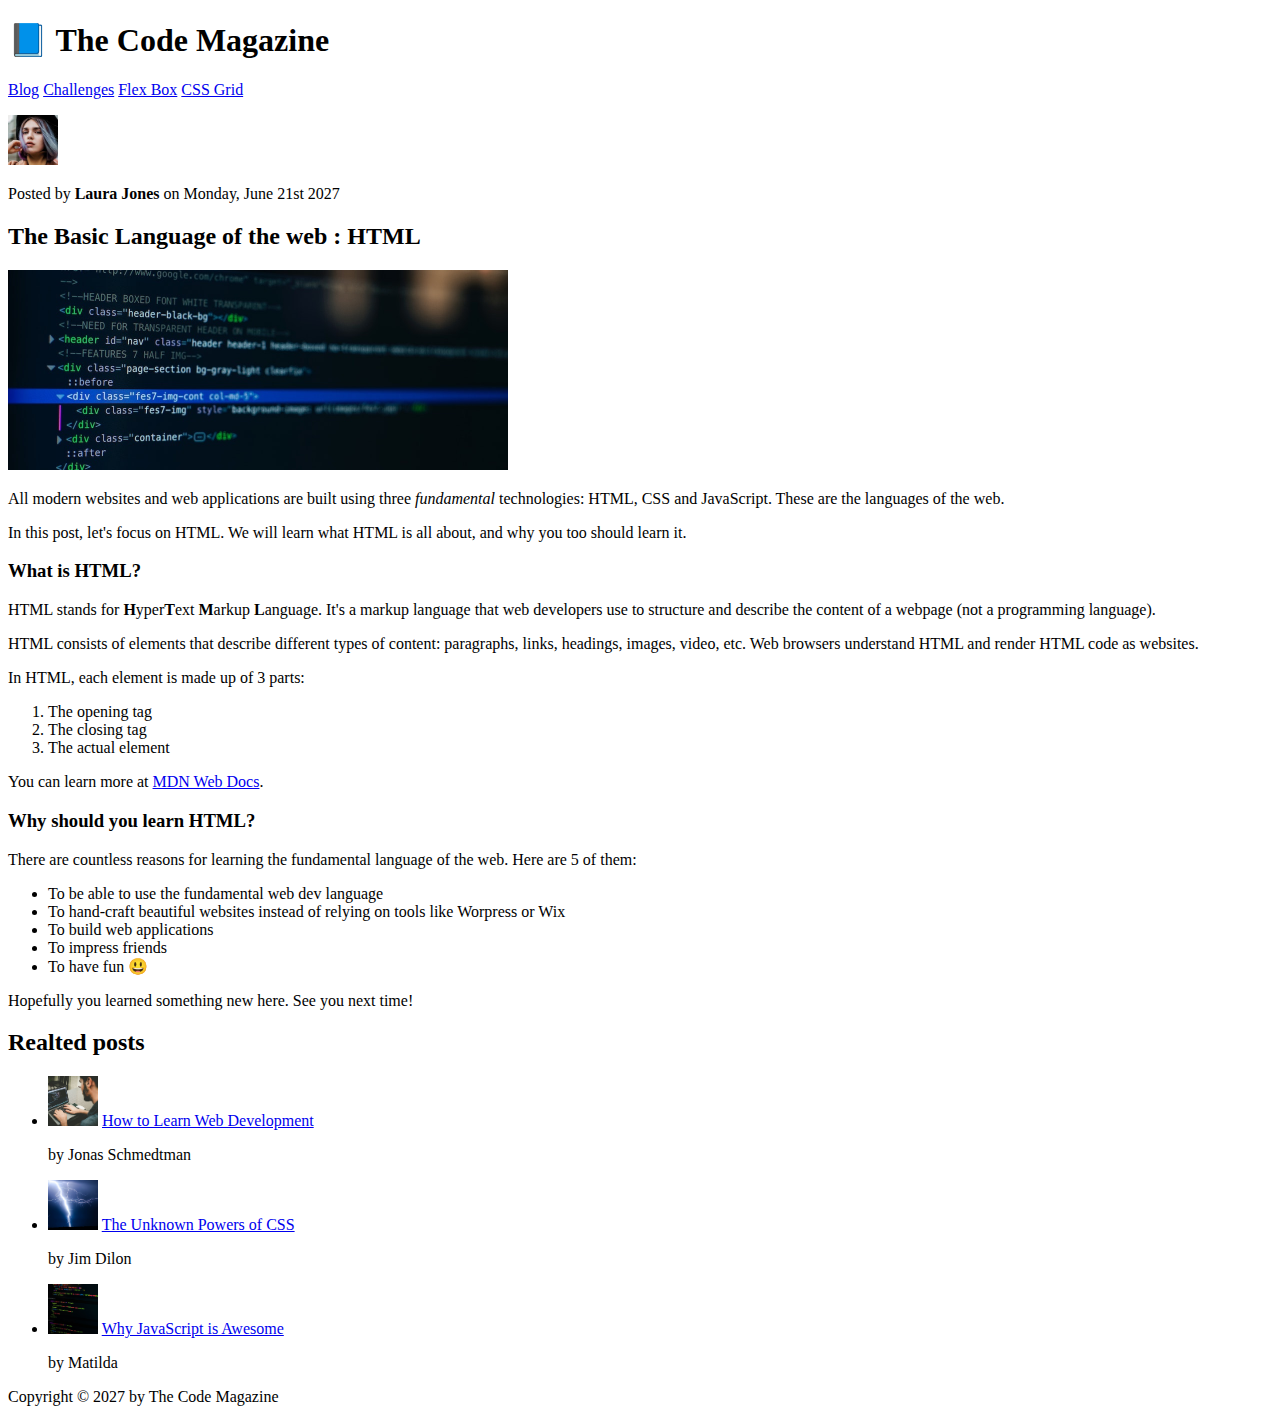
<file: html-css-course-master/starter/02-HTML-Fundamentals/index.html>
<!DOCTYPE html>
<html lang="en">
  <head>
    <meta charset="UTF-8"/>
    <title>The Basic Language of the web : HTML</title>
  </head>

  <body>
    <header>
    <h1>📘 The Code Magazine</h1>

    <nav>
    <p><a href = "blog.html">Blog</a>
      <a href = "challenges.html"> Challenges</a>
      <a href = "#">Flex Box</a>
      <a href = "CSSGrid.html"> CSS Grid</a>
    </p>
    </nav>
    </header>

    <article>
    <img src="laura-jones.jpg" width="50" height="50"/>
    <p>Posted by <strong>Laura Jones</strong> on Monday, June 21st 2027</p>
    <h2>The Basic Language of the web : HTML</h2>
    <img src ="post-img.jpg" alt="HTML on a screen" width="500" height="200"/>
    <p>
      All modern websites and web applications are built using three
      <em>fundamental</em>
      technologies: HTML, CSS and JavaScript. These are the languages of the
      web.
    </p>
    <p>
      In this post, let's focus on HTML. We will learn what HTML is all about,
      and why you too should learn it.
    </p>
    <h3>What is HTML?</h3>
    <p>
      HTML stands for <strong>H</strong>yper<strong>T</strong>ext
      <strong>M</strong>arkup <strong>L</strong>anguage. It's a markup language
      that web developers use to structure and describe the content of a webpage
      (not a programming language).
    </p>
    <p>
      HTML consists of elements that describe different types of content:
      paragraphs, links, headings, images, video, etc. Web browsers understand
      HTML and render HTML code as websites.
    </p>
    <p>
      In HTML, each element is made up of 3 parts:
      <ol>
        <li>The opening tag</li>
        <li>The closing tag</li>
        <li>The actual element</li>
      </ol>
    
    </p>
    <p>You can learn more at <a href="https://developer.mozilla.org/en-US/docs/Web/HTML" target="_blank">MDN Web Docs</a>.</p>
    <h3>Why should you learn HTML?</h3>
    <p>There are countless reasons for learning the fundamental language of the web. Here are 5 of them:</p>
    <ul>
      <li>To be able to use the fundamental web dev language</li>
      <li>To hand-craft beautiful websites instead of relying on tools like Worpress or Wix</li>
      <li>To build web applications</li>
      <li>To impress friends</li>
      <li>To have fun 😃</li>
    </ul>
    <p>Hopefully you learned something new here. See you next time!</p>
    </article>

    <aside>
      <h2>Realted posts</h2>
      <ul>
        <li>
          <img src="related-1.jpg" height="50px" width="50px">
          <a href="#">How to Learn Web Development</a>
          <p>by Jonas Schmedtman</p>
        </li>
        <li>
          <img src="related-2.jpg" height="50px" width="50px">
          <a href="#">The Unknown Powers of CSS</a>
          <p>by Jim Dilon</p>
        </li>
        <li>
          <img src="related-3.jpg" height="50px" width="50px">
          <a href="#">Why JavaScript is Awesome</a>
          <p>by Matilda</p>
        </li>
      </ul>
    </aside>
    <footer>
      Copyright &copy; 2027 by The Code Magazine
    </footer>
  </body>
  </html>
</file>
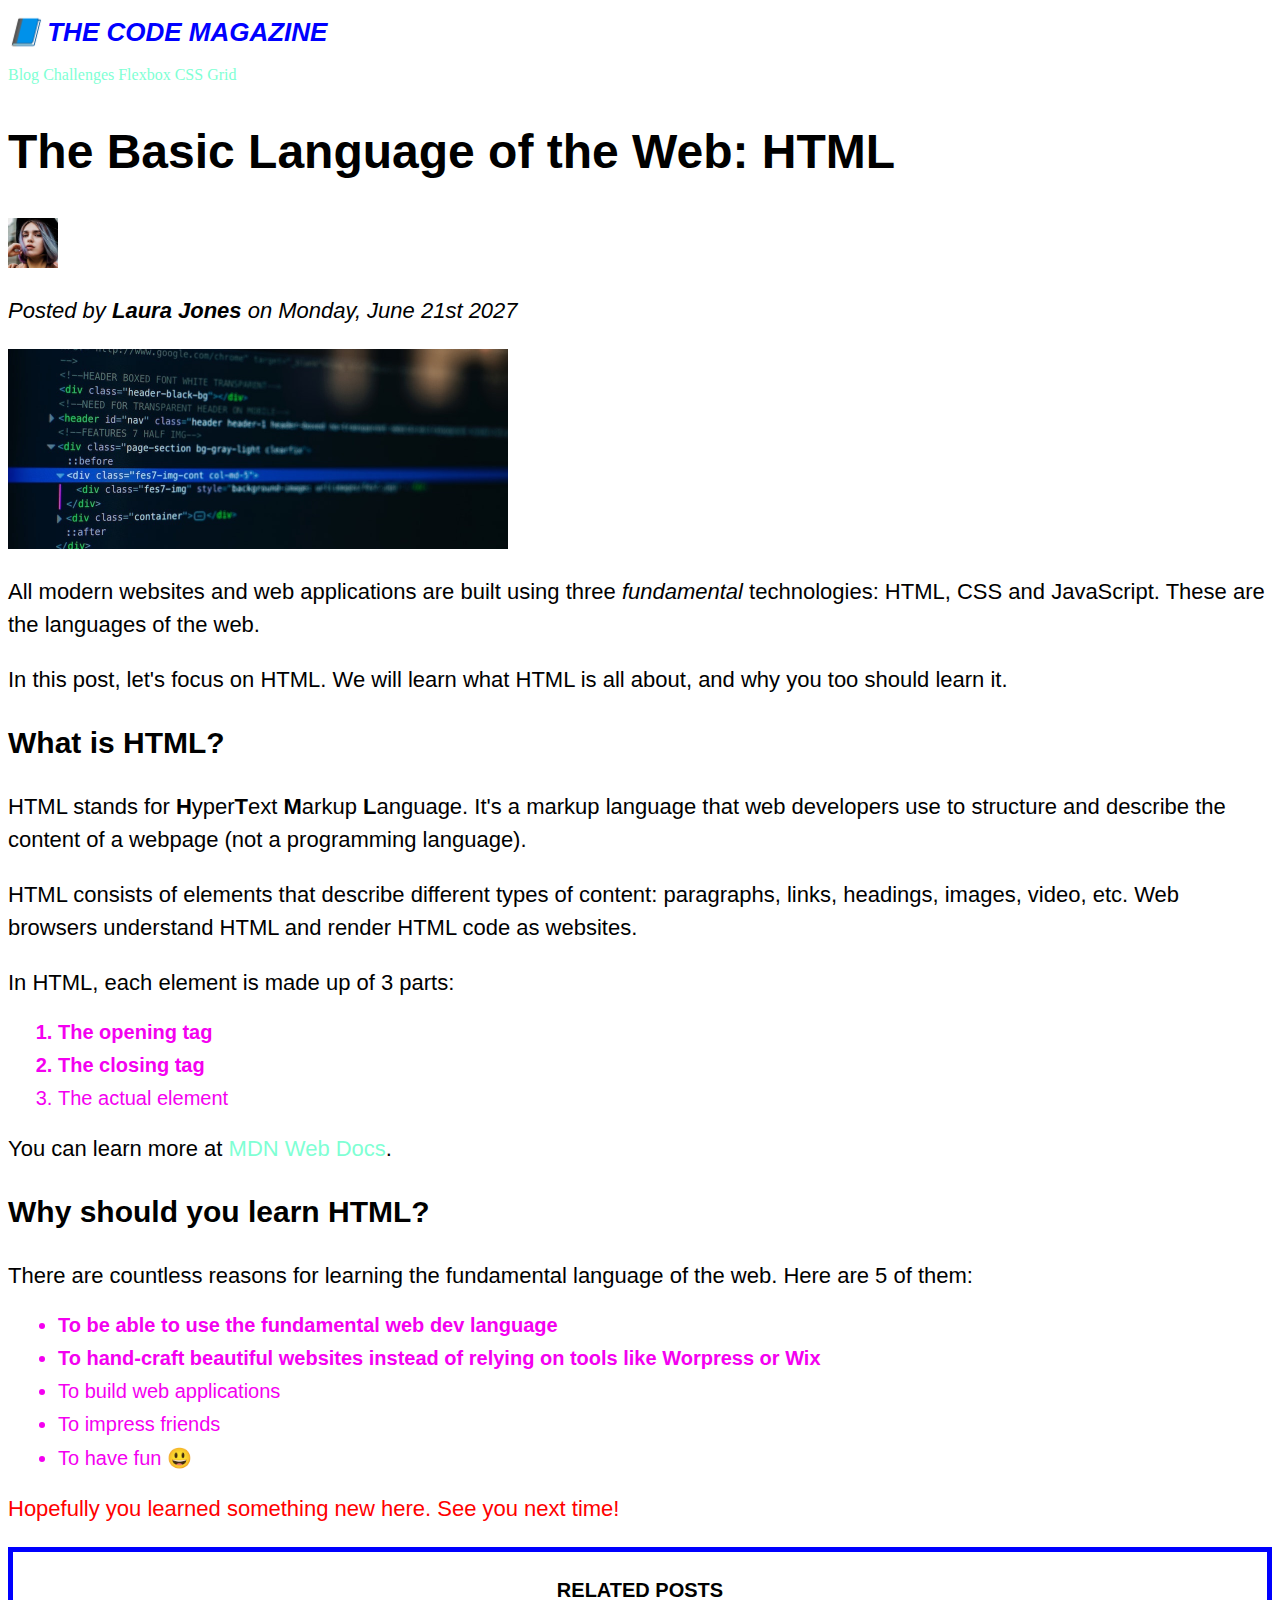
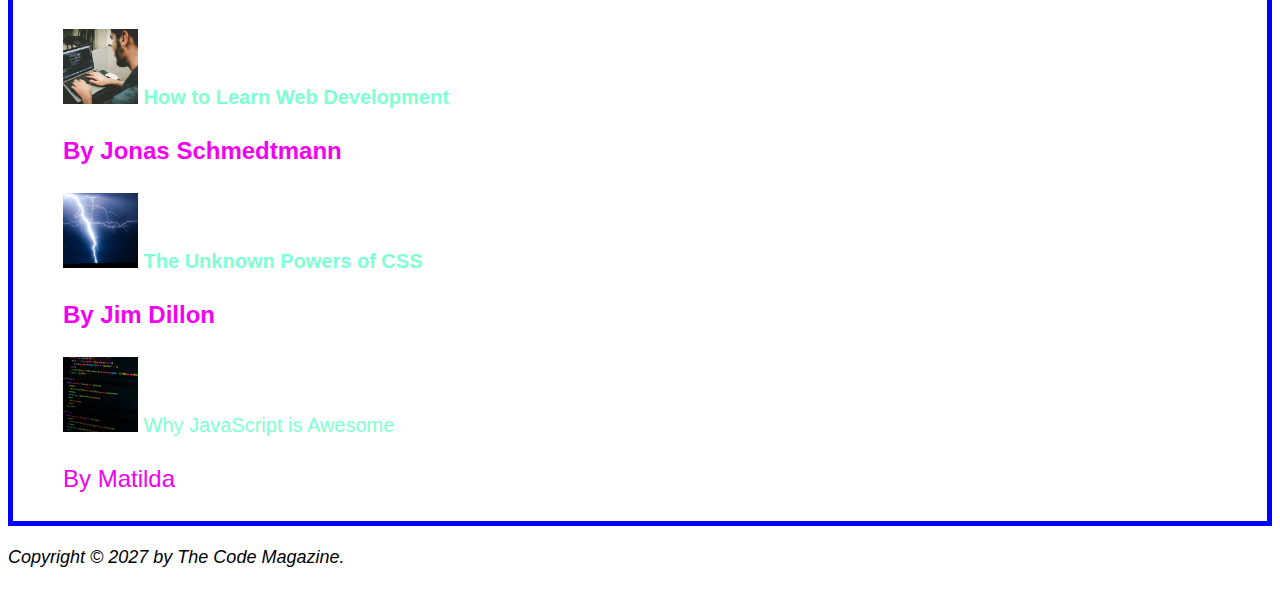
<file: html-css-course-master/starter/03-CSS-Fundamentals/index.html>
<!DOCTYPE html>
<html lang="en">
  <head>
    <meta charset="UTF-8" />
    <link href="style.css" rel="stylesheet" />
    <title>The Basic Language of the Web: HTML</title>
  </head>

  <body>
    <!--
    <h1>The Basic Language of the Web: HTML</h1>
    <h2>The Basic Language of the Web: HTML</h2>
    <h3>The Basic Language of the Web: HTML</h3>
    <h4>The Basic Language of the Web: HTML</h4>
    <h5>The Basic Language of the Web: HTML</h5>
    <h6>The Basic Language of the Web: HTML</h6>
    -->

    <header>
      <h1>📘 The Code Magazine</h1>

      <nav>
        <a href="blog.html">Blog</a>
        <a href="#">Challenges</a>
        <a href="#">Flexbox</a>
        <a href="#">CSS Grid</a>
      </nav>
    </header>

    <article>
      <header>
        <h2>The Basic Language of the Web: HTML</h2>

        <img
          src="img/laura-jones.jpg"
          alt="Headshot of Laura Jones"
          height="50"
          width="50"
        />
        <p id ="author">
        <p>Posted by <strong>Laura Jones</strong> on Monday, June 21st 2027</p>
        </p>
        <img
          src="img/post-img.jpg"
          alt="HTML code on a screen"
          width="500"
          height="200"
        />
      </header>

      <p>
        All modern websites and web applications are built using three
        <em>fundamental</em>
        technologies: HTML, CSS and JavaScript. These are the languages of the
        web.
      </p>

      <p>
        In this post, let's focus on HTML. We will learn what HTML is all about,
        and why you too should learn it.
      </p>

      <h3>What is HTML?</h3>
      <p>
        HTML stands for <strong>H</strong>yper<strong>T</strong>ext
        <strong>M</strong>arkup <strong>L</strong>anguage. It's a markup
        language that web developers use to structure and describe the content
        of a webpage (not a programming language).
      </p>
      <p>
        HTML consists of elements that describe different types of content:
        paragraphs, links, headings, images, video, etc. Web browsers understand
        HTML and render HTML code as websites.
      </p>
      <p>In HTML, each element is made up of 3 parts:</p>

      <ol>
        <li class = "first-li">The opening tag</li>
        <li>The closing tag</li>
        <li>The actual element</li>
      </ol>

      <p>
        You can learn more at
        <a
          href="https://developer.mozilla.org/en-US/docs/Web/HTML"
          target="_blank"
          >MDN Web Docs</a
        >.
      </p>

      <h3>Why should you learn HTML?</h3>

      <p>
        There are countless reasons for learning the fundamental language of the
        web. Here are 5 of them:
      </p>

      <ul>
        <li class = "first-li">
          To be able to use the fundamental web dev language
        </li>
        <li>
          To hand-craft beautiful websites instead of relying on tools like
          Worpress or Wix
        </li>
        <li>To build web applications</li>
        <li>To impress friends</li>
        <li>To have fun 😃</li>
      </ul>

      <p>Hopefully you learned something new here. See you next time!</p>
    </article>

    <aside>
      <h4>Related posts</h4>

      <ul id = "related-list">
        <li>
          <img
            src="img/related-1.jpg"
            alt="Person programming"
            width="75"
            width="75"
          />
          <a href="#">How to Learn Web Development</a>
          <p class = "related-author">By Jonas Schmedtmann</p>
        </li>
        <li>
          <img src="img/related-2.jpg" alt="Lightning" width="75" heigth="75" />
          <a href="#">The Unknown Powers of CSS</a>
          <p class = "related-author">By Jim Dillon</p>
        </li>
        <li>
          <img
            src="img/related-3.jpg"
            alt="JavaScript code on a screen"
            width="75"
            height="75"
          />
          <a href="#">Why JavaScript is Awesome</a>
          <p class = "related-author">By Matilda</p>
        </li>
      </ul>
    </aside>
    <footer><p id = "copyright">Copyright &copy; 2027 by The Code Magazine.</p></footer>
  </body>
</html>
</file>
<file: Fullstack/htmltest/styles.css>
.test {
    color:red;
    background-color: black;
}
</file>
<file: Fullstack/odin-recipes/styles.css>
.heading {
  font-size: 32px;
  text-align: center;
}

.but {
  text-align: center;
  margin: 0 auto;
  display: block;
  background-color: yellowgreen;
}

#all {
  font-size: large;
}

.test {
  color: red;
}
</file>
<file: html-css-course-master/final/03-CSS-Fundamentals/style.css>
* {
  /* border-top: 10px solid #1098ad; */
  margin: 0;
  padding: 0;
}

/* PAGE SECTIONS */
body {
  color: #444;
  font-family: sans-serif;

  border-top: 10px solid #1098ad;
  position: relative;
}

.container {
  width: 800px;
  /* margin-left: auto;
  margin-right: auto; */
  margin: 0 auto;
}

.main-header {
  background-color: #f7f7f7;
  /* padding: 20px;
  padding-left: 40px;
  padding-right: 40px; */
  padding: 20px 40px;
  margin-bottom: 60px;
  /* height: 80px; */
}

nav {
  font-size: 18px;
  /* text-align: center; */
}

article {
  margin-bottom: 60px;
}

.post-header {
  margin-bottom: 40px;
  /* position: relative; */
}

aside {
  background-color: #f7f7f7;
  border-top: 5px solid #1098ad;
  border-bottom: 5px solid #1098ad;
  /* padding-top: 50px;
  padding-bottom: 50px; */
  padding: 50px 0;
  width: 500px;
}

/* SMALLER ELEMENTS */
h1,
h2,
h3 {
  color: #1098ad;
}

h1 {
  font-size: 26px;
  text-transform: uppercase;
  font-style: italic;
}

h2 {
  font-size: 40px;
  margin-bottom: 30px;
}

h3 {
  font-size: 30px;
  margin-bottom: 20px;
  margin-top: 40px;
}

h4 {
  font-size: 20px;
  text-transform: uppercase;
  text-align: center;
}

p {
  font-size: 22px;
  line-height: 1.5;
  margin-bottom: 15px;
}

ul,
ol {
  margin-left: 50px;
  margin-bottom: 20px;
}

li {
  font-size: 20px;
  margin-bottom: 10px;
  /* display: inline; */
}

li:last-child {
  margin-bottom: 0;
}

/* footer p {
  font-size: 16px;
} */

/* article header p {
  font-style: italic;
} */

#author {
  font-style: italic;
  font-size: 18px;
}

#copyright {
  font-size: 16px;
}

.related-author {
  font-size: 18px;
  font-weight: bold;
}

/* ul {
  list-style: none;
} */

.related {
  list-style: none;
}

body {
  /* background-color: orangered; */
}

/* .first-li {
  font-weight: bold;
} */

li:first-child {
  font-weight: bold;
}

li:last-child {
  font-style: italic;
}

li:nth-child(even) {
  /* color: red; */
}

/* Misconception: this won't work! */
article p:first-child {
  color: red;
}

/* Styling links */
a:link {
  color: #1098ad;
  text-decoration: none;
}

a:visited {
  /* color: #777; */
  color: #1098ad;
}

a:hover {
  color: orangered;
  font-weight: bold;
  text-decoration: underline orangered;
}

a:active {
  background-color: black;
  font-style: italic;
}
/* LVHA */

.post-img {
  width: 100%;
  height: auto;
}

nav a:link {
  /* background-color: orangered;
  margin: 20px;
  padding: 20px;

  display: block; */

  margin-right: 30px;
  margin-top: 10px;
  display: inline-block;
}

nav a:link:last-child {
  margin-right: 0;
}

button {
  font-size: 22px;
  padding: 20px;
  cursor: pointer;

  position: absolute;
  /* top: 50px;
  left: 50px; */
  bottom: 50px;
  right: 50px;
}

h1::first-letter {
  font-style: normal;
  margin-right: 5px;
}

h3 + p::first-line {
  /* color: red; */
}

h2 {
  /* background-color: orange; */
  position: relative;
}

h2::before {
  content: "TOP";
  background-color: #ffe70e;
  color: #444;
  font-size: 16px;
  font-weight: bold;
  display: inline-block;
  padding: 5px 10px;
  position: absolute;
  top: -10px;
  right: -25px;
}

/* Resolving conflicts */
/* #copyright {
  color: red;
}

.copyright {
  color: blue;
}

.text {
  color: yellow;
}

footer p {
  color: green !important;
} */

/* nav a:link,
nav p {
  font-size: 18px;
} */
</file>
<file: html-css-course-master/final/04-CSS-Layouts/style.css>
* {
  /* border-top: 10px solid #1098ad; */
  margin: 0;
  padding: 0;
  box-sizing: border-box;
}

/* PAGE SECTIONS */
body {
  color: #444;
  font-family: sans-serif;

  border-top: 10px solid #1098ad;
  position: relative;
}

.container {
  width: 1200px;
  /* margin-left: auto;
  margin-right: auto; */
  margin: 0 auto;
}

.main-header {
  background-color: #f7f7f7;
  /* padding: 20px;
  padding-left: 40px;
  padding-right: 40px; */
  padding: 20px 40px;
  /* margin-bottom: 60px; */
  /* height: 80px; */
}

nav {
  font-size: 18px;
  /* text-align: center; */
}

article {
  /* margin-bottom: 60px; */
}

.post-header {
  margin-bottom: 40px;
  /* position: relative; */
}

aside {
  background-color: #f7f7f7;
  border-top: 5px solid #1098ad;
  border-bottom: 5px solid #1098ad;
  padding: 50px 40px;
}

/* SMALLER ELEMENTS */
h1,
h2,
h3 {
  color: #1098ad;
}

h1 {
  font-size: 26px;
  text-transform: uppercase;
  font-style: italic;
}

h2 {
  font-size: 40px;
  margin-bottom: 30px;
}

h3 {
  font-size: 30px;
  margin-bottom: 20px;
  margin-top: 40px;
}

h4 {
  font-size: 20px;
  text-transform: uppercase;
  text-align: center;
  margin-bottom: 30px;
}

p {
  font-size: 22px;
  line-height: 1.5;
  margin-bottom: 15px;
}

ul,
ol {
  margin-left: 50px;
  margin-bottom: 20px;
}

li {
  font-size: 20px;
  margin-bottom: 10px;
  /* display: inline; */
}

li:last-child {
  margin-bottom: 0;
}

/* footer p {
  font-size: 16px;
} */

/* article header p {
  font-style: italic;
} */

#author {
  font-style: italic;
  font-size: 18px;
}

#copyright {
  font-size: 16px;
}

.related-author {
  font-size: 18px;
  font-weight: bold;
}

/* ul {
  list-style: none;
} */

.related {
  list-style: none;
  margin-left: 0;
}

body {
  /* background-color: orangered; */
}

/* .first-li {
  font-weight: bold;
} */

li:first-child {
  font-weight: bold;
}

li:last-child {
  font-style: italic;
}

li:nth-child(even) {
  /* color: red; */
}

/* Misconception: this won't work! */
article p:first-child {
  color: red;
}

/* Styling links */
a:link {
  color: #1098ad;
  text-decoration: none;
}

a:visited {
  /* color: #777; */
  color: #1098ad;
}

a:hover {
  color: orangered;
  font-weight: bold;
  text-decoration: underline orangered;
}

a:active {
  background-color: black;
  font-style: italic;
}
/* LVHA */

.post-img {
  width: 100%;
  height: auto;
}

nav a:link {
  /* background-color: orangered;
  margin: 20px;
  padding: 20px;

  display: block; */

  margin-right: 30px;
  display: inline-block;
}

nav a:link:last-child {
  margin-right: 0;
}

button {
  font-size: 22px;
  padding: 20px;
  cursor: pointer;

  position: absolute;
  /* top: 50px;
  left: 50px; */
  bottom: 50px;
  right: 50px;
}

h1::first-letter {
  font-style: normal;
  margin-right: 5px;
}

h3 + p::first-line {
  /* color: red; */
}

h2 {
  /* background-color: orange; */
  position: relative;
}

h2::before {
  content: "TOP";
  background-color: #ffe70e;
  color: #444;
  font-size: 16px;
  font-weight: bold;
  display: inline-block;
  padding: 5px 10px;
  position: absolute;
  top: -10px;
  right: -25px;
}

/* Resolving conflicts */
/* #copyright {
  color: red;
}

.copyright {
  color: blue;
}

.text {
  color: yellow;
}

footer p {
  color: green !important;
} */

/* nav a:link,
nav p {
  font-size: 18px;
} */

/* FLOATS */
/*
.author-img {
  float: left;
  margin-bottom: 20px;
}

.author {
  float: left;
  margin-top: 10px;
  margin-left: 20px;
}

h1 {
  float: left;
}

nav {
  float: right;
}

.clear {
  clear: both;
}

.clearfix::after {
  clear: both;
  content: "";
  display: block;
}

article {
  width: 825px;
  float: left;
}

aside {
  width: 300px;
  float: right;
}

footer {
  clear: both;
}
*/

/* FLEXBOX */
.main-header {
  display: flex;
  align-items: center;
  justify-content: space-between;
}

.author-box {
  display: flex;
  align-items: center;
  margin-bottom: 15px;
}

.author {
  margin-bottom: 0;
  margin-left: 15px;
}

.related-post {
  display: flex;
  align-items: center;
  gap: 20px;
  margin-bottom: 30px;
}

.related-link:link {
  font-size: 17px;
  font-weight: bold;
  font-style: normal;
  margin-bottom: 5px;
  display: block;
}

.related-author {
  margin-bottom: 0;
  font-size: 14px;
  font-weight: normal;
  font-style: italic;
}

/* FLEXBOX LAYOUT */
/* .row {
  display: flex;
  align-items: flex-start;
  gap: 75px;
  margin-bottom: 60px;
}

article {
  flex: 1;
  margin-bottom: 0;
}

aside {
  
  DEFAULTS:
  flex-grow: 0;
  flex-shrink: 1;
  flex-basis: auto;

  flex: 0 0 300px;
} */

/* CSS GRID LAYOUT */
.container {
  display: grid;
  grid-template-columns: 1fr 300px;
  column-gap: 75px;
  row-gap: 60px;
  align-items: start;
}

.main-header {
  /* grid-column: 1 / span 2; */
  grid-column: 1 / -1;
}

article {
}

aside {
}

footer {
  grid-column: 1 / -1;
}
</file>
<file: html-css-course-master/final/05-Design/style.css>
/*
SPACING SYSTEM (px)
2 / 4 / 8 / 12 / 16 / 24 / 32 / 48 / 64 / 80 / 96 / 128

FONT SIZE SYSTEM (px)
10 / 12 / 14 / 16 / 18 / 20 / 24 / 30 / 36 / 44 / 52 / 62 / 74 / 86 / 98
*/

/* 
MAIN COLOR: #087f5b
GREY COLOR: #343a40
*/

* {
  margin: 0;
  padding: 0;
  box-sizing: border-box;
}

/* ------------------------ */
/* GENERAL STYLES */
/* ------------------------ */
body {
  font-family: "Inter", sans-serif;
  color: #343a40;
  border-bottom: 8px solid #087f5b;
}

.container {
  width: 960px;
  margin: 0 auto;
}

header,
section {
  margin-bottom: 96px;
}

h2 {
  margin-bottom: 48px;
  font-size: 36px;
  letter-spacing: -0.5px;
  /* 24 / 30 / 36 */
}

.grid-3-cols {
  display: grid;
  grid-template-columns: repeat(3, 1fr);
  column-gap: 80px;
}

.btn:link,
.btn:visited {
  background-color: #087f5b;
  color: #fff;
  text-decoration: none;
  text-transform: uppercase;
  font-weight: 500;

  display: inline-block;
  border-radius: 100px;
}

.btn:hover,
.btn:active {
  background-color: #099268;
}

.btn--big {
  font-size: 18px;
  padding: 16px 32px;
}

.btn--small {
  font-size: 14px;
  padding: 8px 12px;
}

img {
  border-radius: 12px;
}

/* ------------------------ */
/* COMPONENT STYLES */
/* ------------------------ */

/* HEADER */
header {
  display: grid;
  grid-template-columns: repeat(2, 1fr);
  column-gap: 80px;
  margin-top: 64px;
}

.header-text-box {
  align-self: center;
}

h1 {
  margin-bottom: 32px;
  font-size: 44px;
  line-height: 1.1;
  letter-spacing: -1px;
  /* 44 / 52 / 62 */

  /* text-shadow: 0 5px 5px rgba(0, 0, 0, 0.2); */
}

.header-text {
  margin-bottom: 24px;
  font-size: 18px;
  line-height: 1.7;
}

img {
  width: 100%;
}

/* FEATURES */
.features-icon {
  stroke: #087f5b;
  width: 32px;
  heigh: 32px;
  margin-bottom: 24px;
}

.features-title {
  margin-bottom: 16px;
  font-size: 20px;
}

.features-text {
  font-size: 18px;
  line-height: 1.7;
}

/* TESTIMONIAL */
.testimonial-section {
  background-color: #087f5b;
  color: #fff;
  padding: 24px;
  border-radius: 12px;
}

.testimonial-box {
  grid-column: 2 / -1;
  align-self: center;
}

.testimonial-box h2 {
  margin-bottom: 24px;
  /* 20 / 24 / 30 */
  font-size: 24px;
}

.testimonial-text {
  font-style: italic;
  margin-bottom: 24px;
  font-size: 18px;
  line-height: 1.7;
  color: ##e6fcf5;
}

.testimonial-author {
  color: #c3fae8;
}

/* CHAIRS */
.chair {
  box-shadow: 0 20px 30px 0 rgba(0, 0, 0, 0.07);
  border-radius: 12px;
}

.chair img {
  border-bottom-left-radius: 0;
  border-bottom-right-radius: 0;
}

.chair-box {
  padding: 32px;
}

h3 {
  margin-bottom: 24px;
  font-size: 20px;
}

.chair-details {
  list-style: none;
  margin-bottom: 48px;
}

.chair-details li {
  display: flex;
  align-items: center;
  gap: 12px;
  margin-bottom: 16px;
}

.chair-details li:last-child {
  margin-bottom: 0;
}

.chair-icon {
  stroke: #087f5b;
  width: 24px;
  height: 24px;
}

.chair-price {
  display: flex;
  justify-content: space-between;
  align-items: center;
  font-size: 20px;
}

footer {
  margin-bottom: 48px;
  font-size: 14px;
  color: #495057;
}
</file>
<file: html-css-course-master/starter/03-CSS-Fundamentals/style.css>
h1,
h2,
h3,
h4,
p,
li {
  font-family: sans-serif;
}

h1 {
  color: blue;
  font-size: 26px;
  font-family: sans-serif;
  text-transform: uppercase;
  font-style: italic;
}

h2 {
  font-size: 48px;
  font-family: sans-serif;
}

h3 {
  font-size: 30px;
  font-family: sans-serif;
}

h4 {
  font-size: 20px;
  font-family: sans-serif;
  text-transform: uppercase;
  text-align: center;
}

p {
  font-size: 22px;
  font-family: sans-serif;
  line-height: 1.5;
}

li {
  font-size: 20px;
  font-family: sans-serif;
  color: rgb(244, 0, 240);
  margin: 10px;
}

li:last-child {
  margin-bottom: 0px;
}

footer p {
  font-size: 16px;
}

article header p {
  font-style: italic;
}

#author {
  font-style: italic;
  font-size: 18px;
}

#copyright {
  font-style: italic;
  font-size: 18px;
}

.related-author {
  font-size: 24px;
}

#related-list {
  list-style: none;
}

aside {
  background-color: white;
  border: 5px solid blue;
}

li:first-child {
  font-weight: bold;
}

li:nth-child(2) {
  font-weight: bold;
}

article p:last-child {
  color: red;
} /* does not work well with sub class */

/* styling links */
a:link {
  color: aquamarine;
  text-decoration: none;
}

a:visited {
  color: aqua;
}

a:hover {
  color: red;
}

a:active {
  background-color: black;
  font-style: italic;
}
</file>
